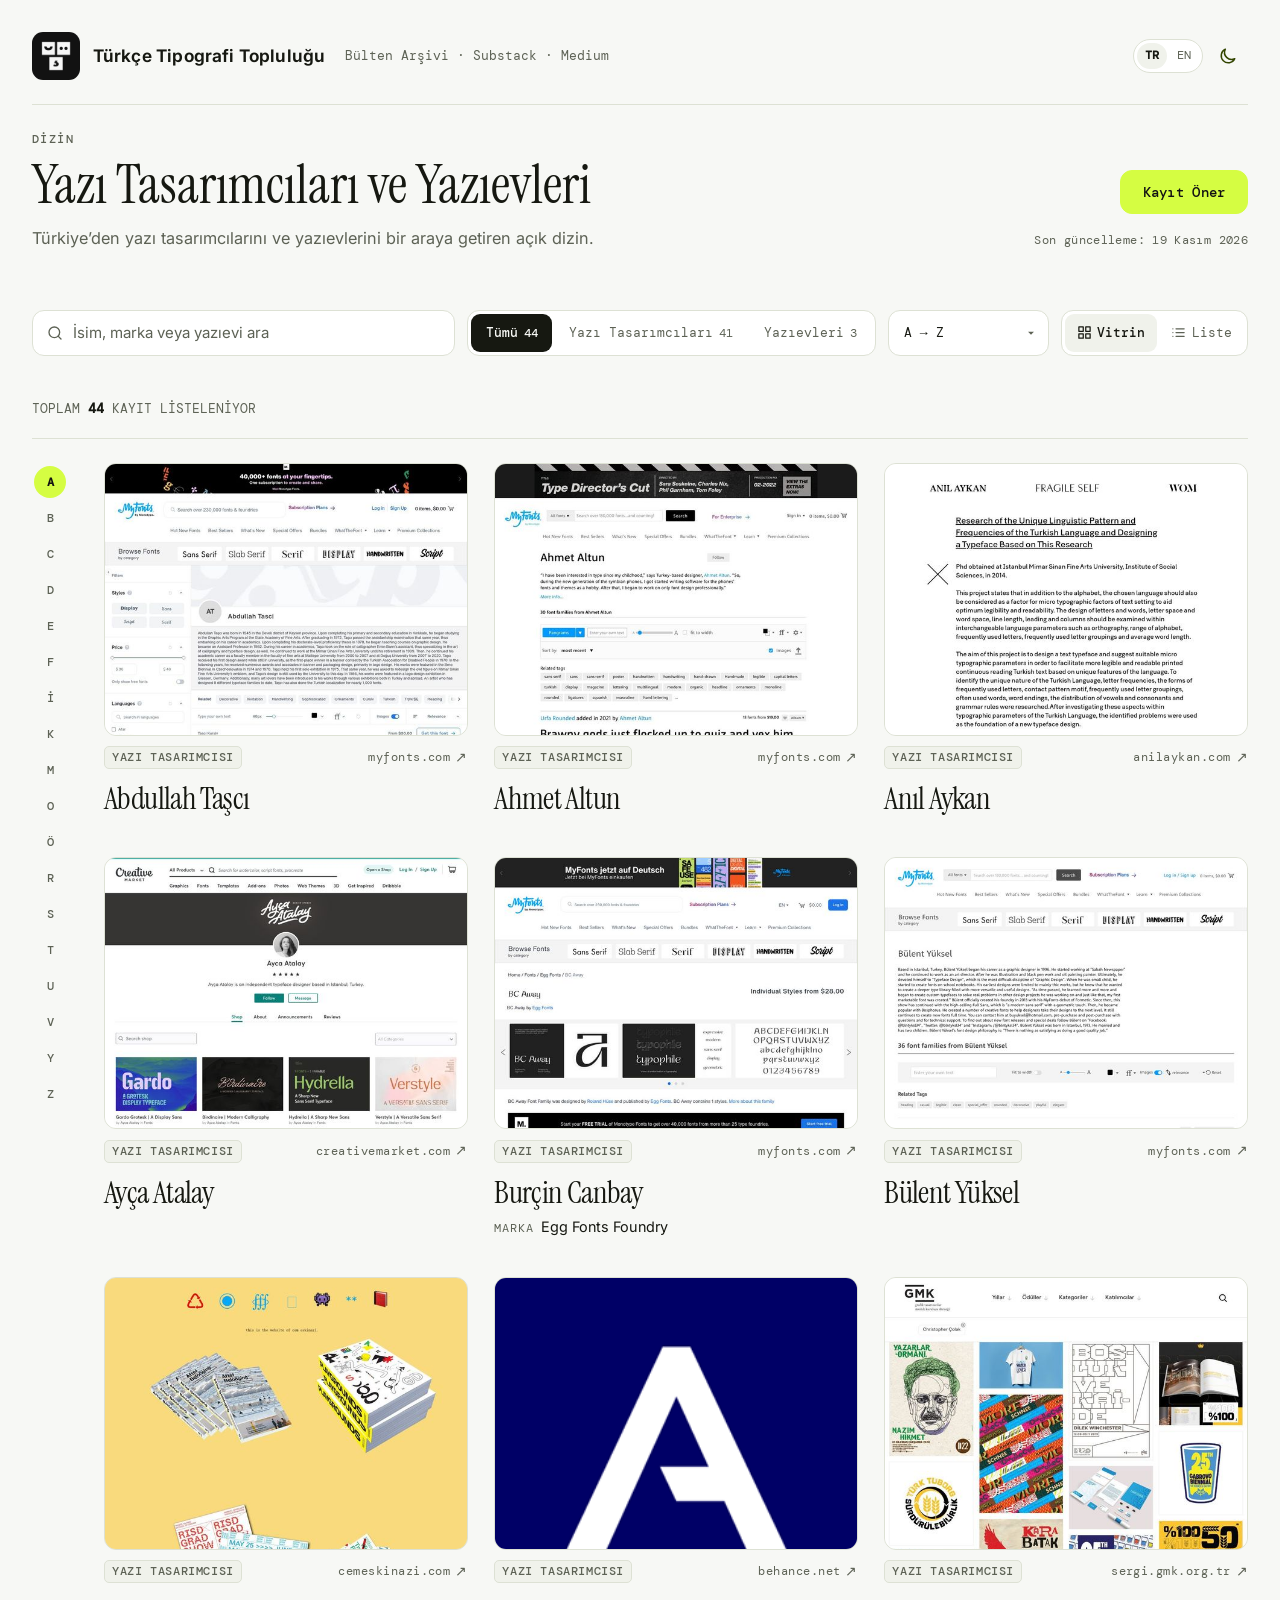
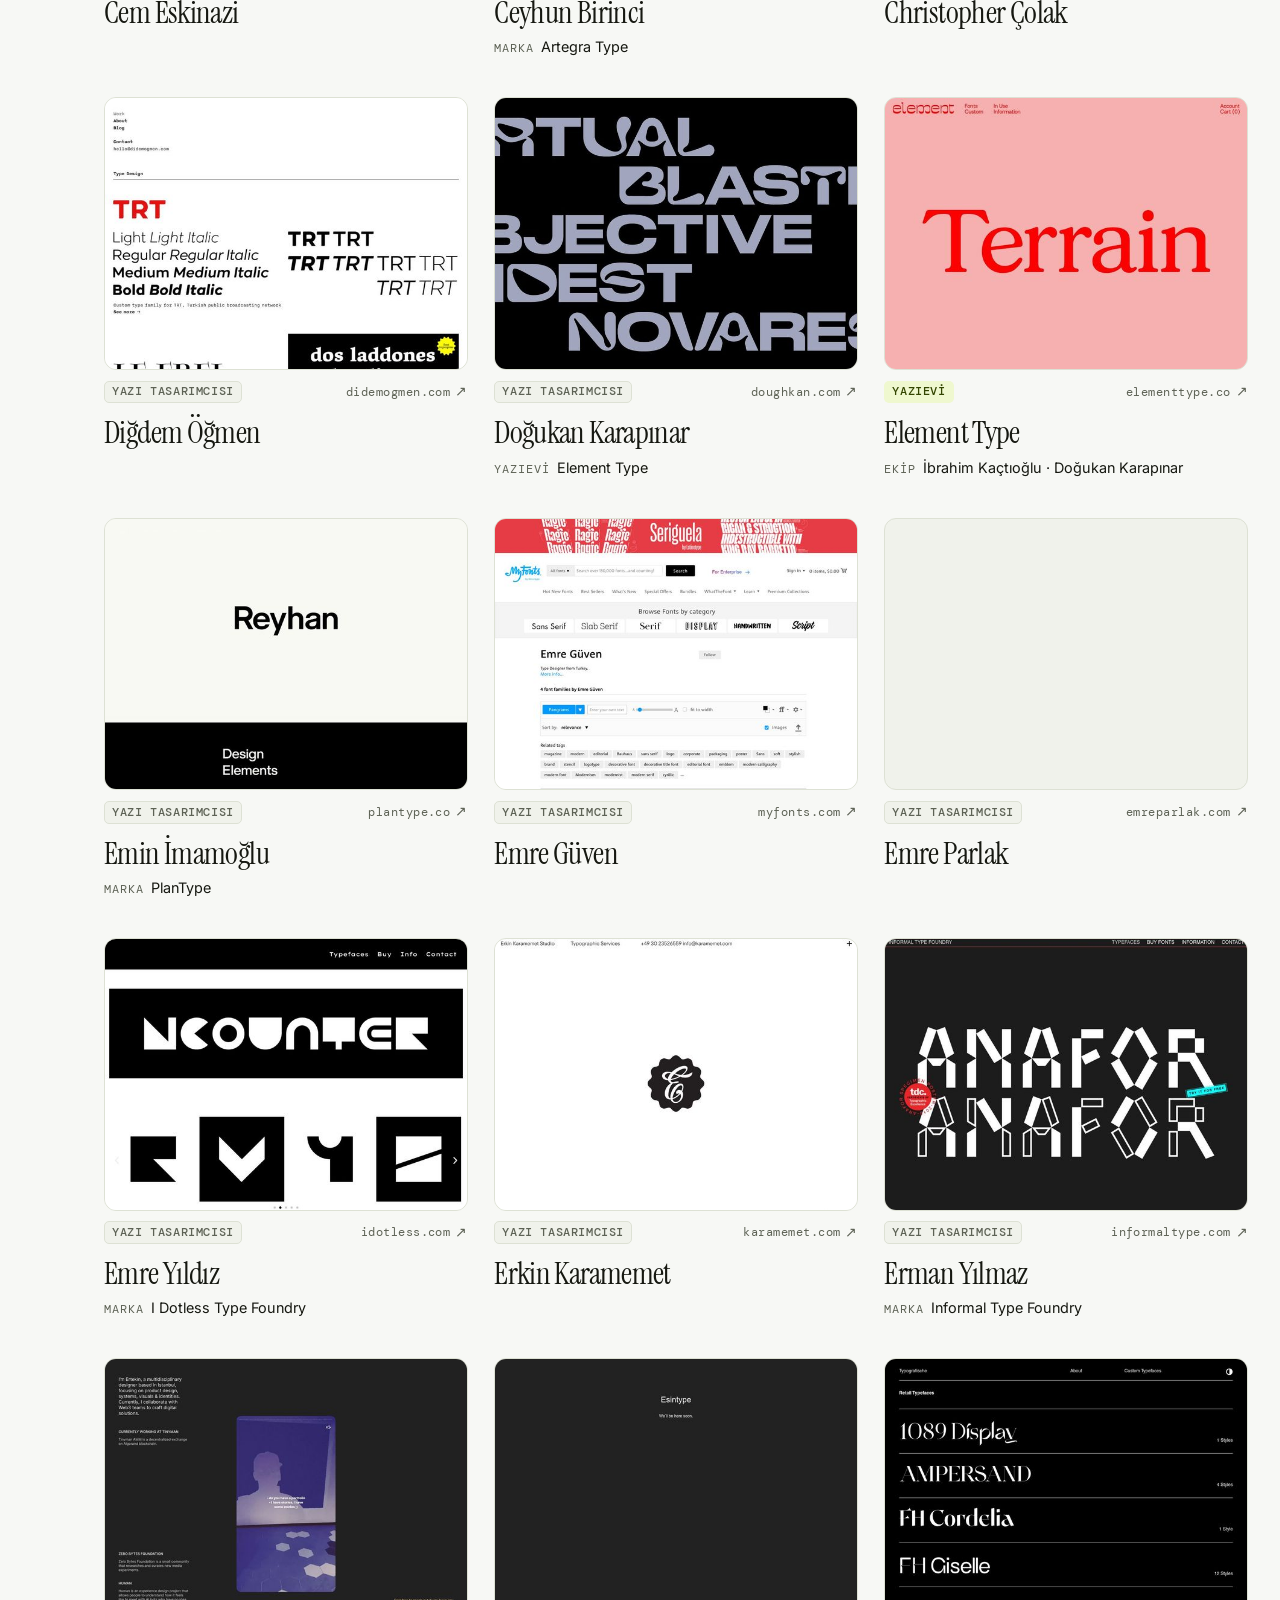
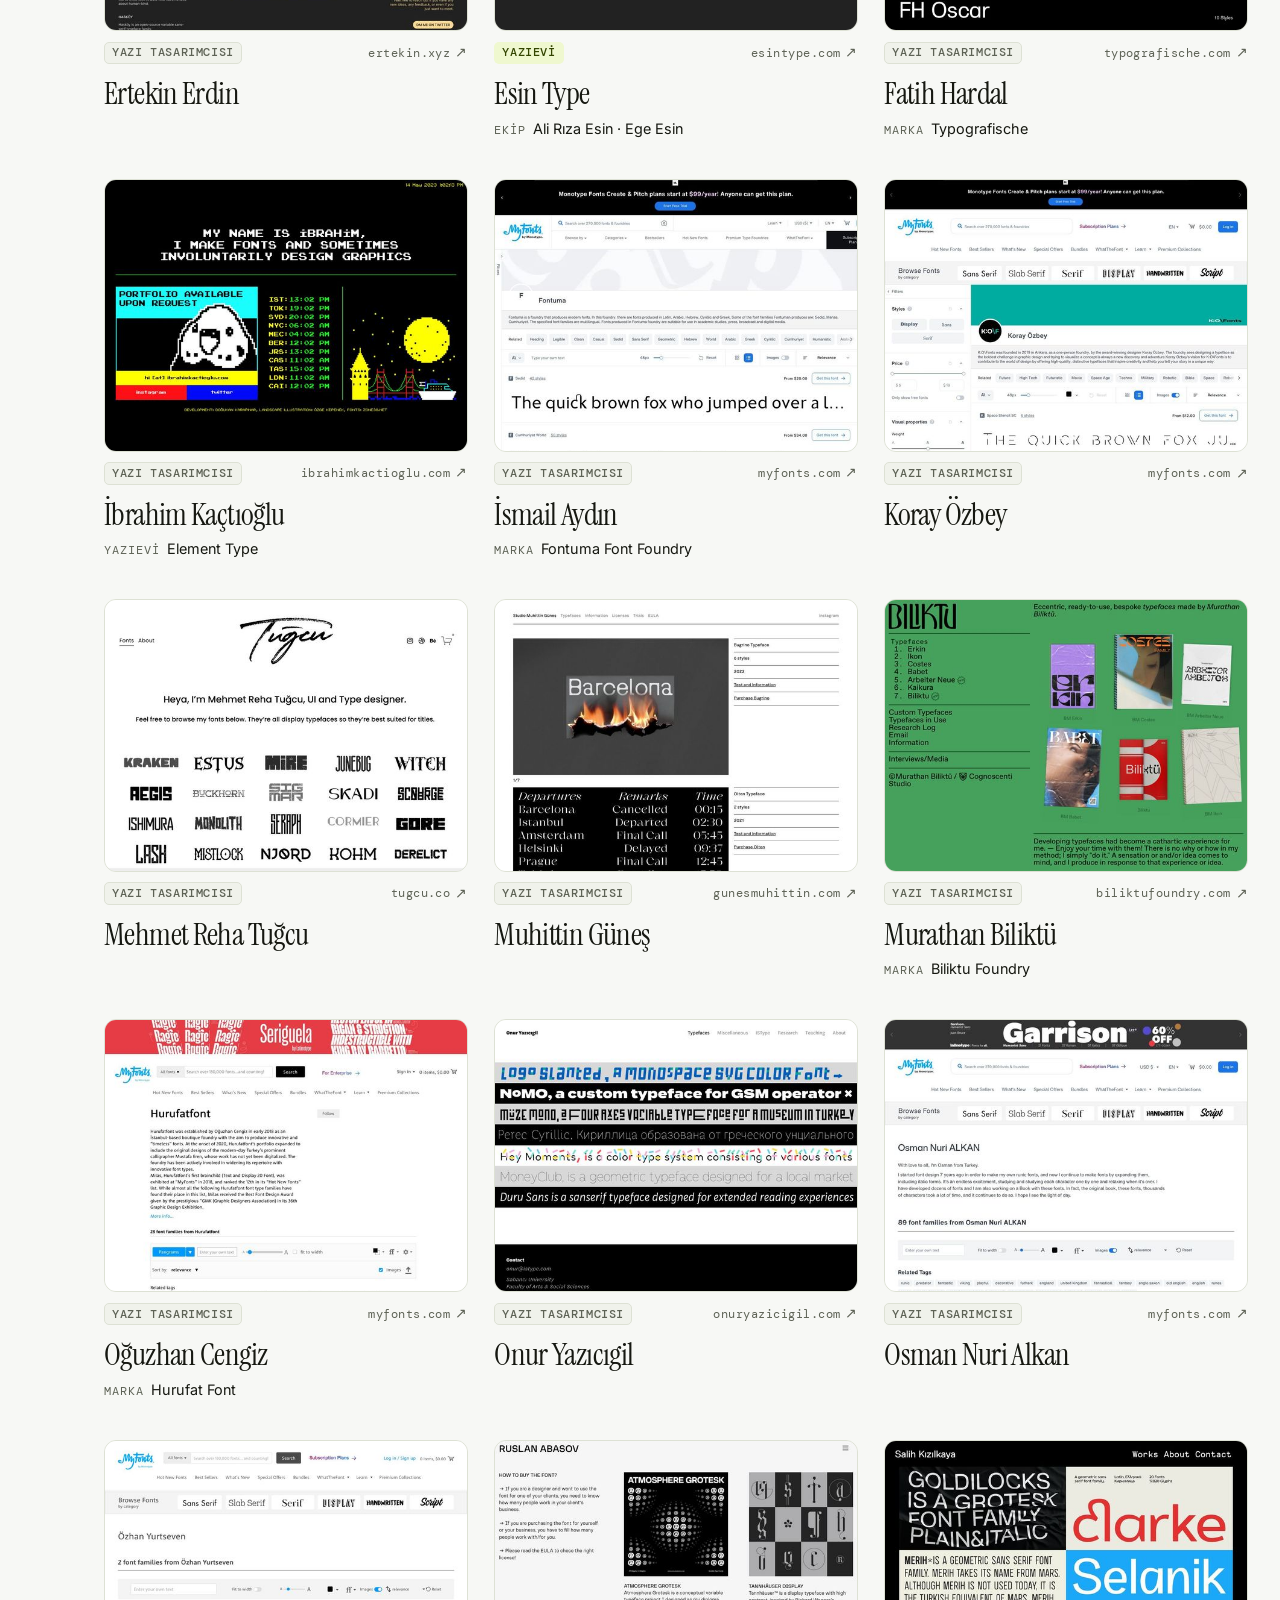
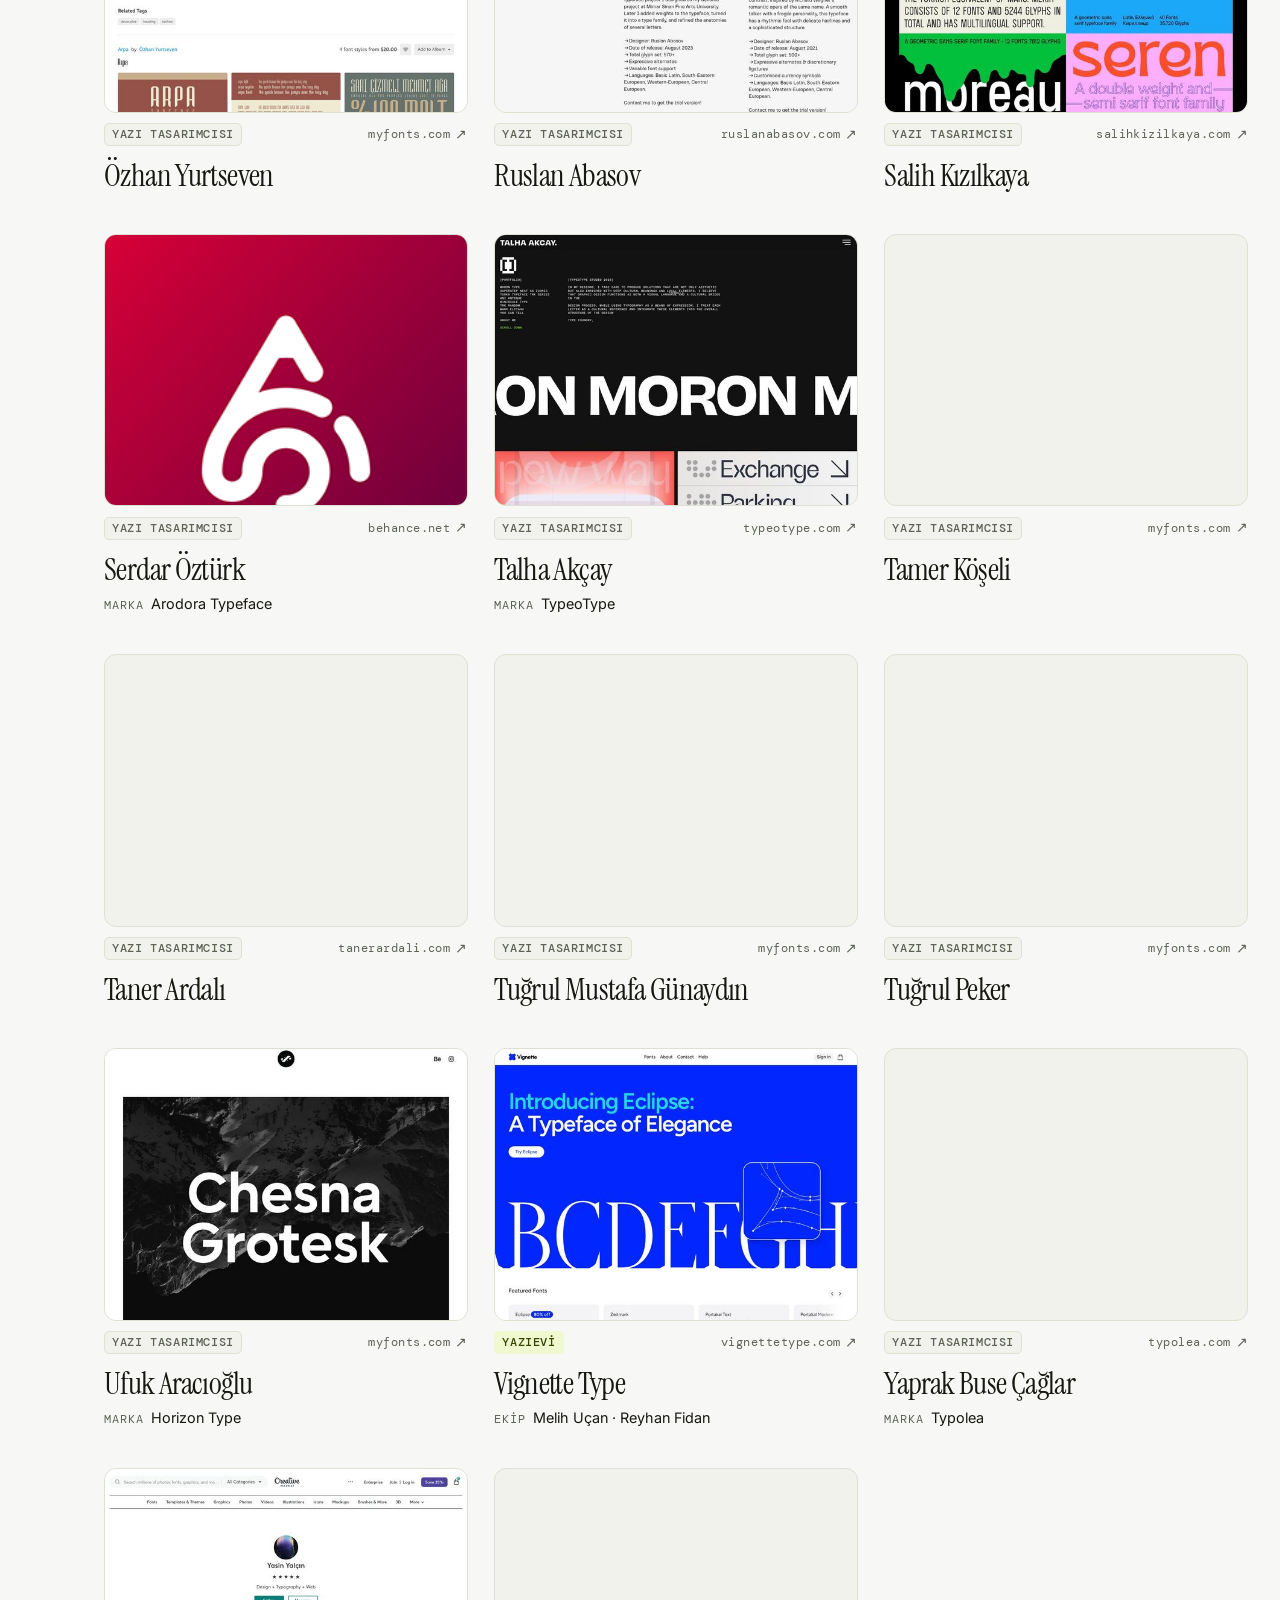
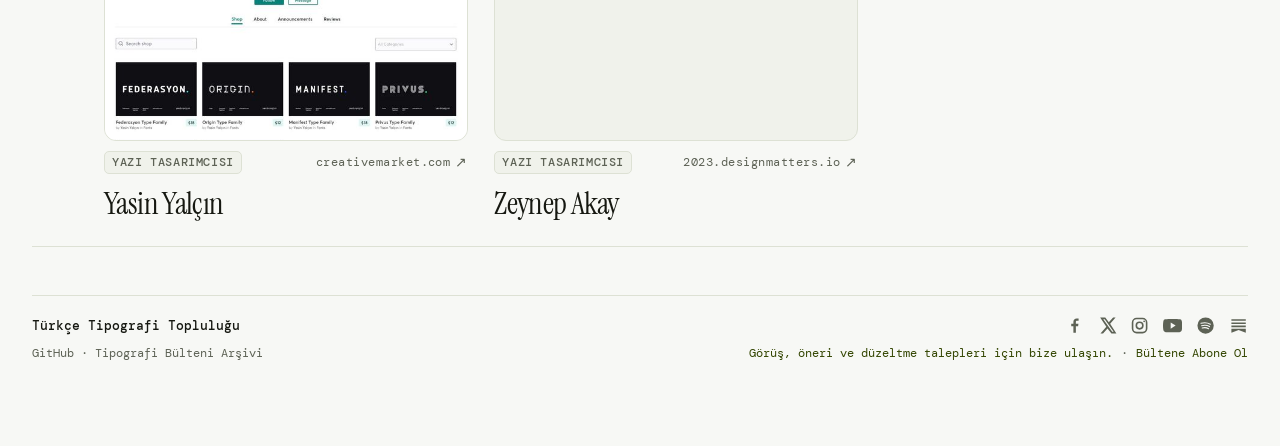
<file: index.html>
<!DOCTYPE html>
<html lang="tr">
<head>
  <meta charset="utf-8">
  <meta name="viewport" content="width=device-width, initial-scale=1">
  <title>Yazı Tasarımcıları ve Yazıevleri — Türkçe Tipografi Topluluğu</title>
  <meta name="description" content="Türkiye’den yazı tasarımcılarını ve yazıevlerini bir araya getiren açık dizin.">
  <meta name="theme-color" media="(prefers-color-scheme: light)" content="#F7F8F5">
  <meta name="theme-color" media="(prefers-color-scheme: dark)" content="#121212">
  <link rel="icon" type="image/png" href="logo.png">
  <link rel="apple-touch-icon" href="logo.png">
  <link rel="canonical" href="https://tipografitoplulugu.github.io/turkish-type-index/">

  <!-- Open Graph / Meta -->
  <meta property="og:type" content="website">
  <meta property="og:site_name" content="Türkçe Tipografi Topluluğu">
  <meta property="og:locale" content="tr_TR">
  <meta property="og:url" content="https://tipografitoplulugu.github.io/turkish-type-index/">
  <meta property="og:title" content="Yazı Tasarımcıları ve Yazıevleri — Türkçe Tipografi Topluluğu">
  <meta property="og:description" content="Türkiye’den yazı tasarımcılarını ve yazıevlerini bir araya getiren açık dizin.">
  <meta property="og:image" content="https://tipografitoplulugu.github.io/turkish-type-index/logo.png">
  <meta property="og:image:type" content="image/png">
  <meta property="og:image:width" content="1024">
  <meta property="og:image:height" content="1024">
  <meta property="og:image:alt" content="Türkçe Tipografi Topluluğu logosu">

  <!-- Twitter Meta -->
  <meta name="twitter:card" content="summary_large_image">
  <meta name="twitter:title" content="Yazı Tasarımcıları ve Yazıevleri">
  <meta name="twitter:description" content="Türkiye’den yazı tasarımcılarını ve yazıevlerini bir araya getiren açık dizin.">
  <meta name="twitter:image" content="https://tipografitoplulugu.github.io/turkish-type-index/logo.png">
  <meta name="twitter:image:alt" content="Türkçe Tipografi Topluluğu logosu">

  <!-- Schema.org Structured Data (JSON-LD) -->
  <script type="application/ld+json" id="schema-jsonld">
{
  "@context": "https://schema.org",
  "@graph": [
    {
      "@type": "WebSite",
      "@id": "https://tipografitoplulugu.github.io/turkish-type-index/#website",
      "url": "https://tipografitoplulugu.github.io/turkish-type-index/",
      "name": "Yazı Tasarımcıları ve Yazıevleri",
      "description": "Türkiye’den yazı tasarımcılarını ve yazıevlerini bir araya getiren açık dizin.",
      "inLanguage": "tr",
      "publisher": {
        "@type": "Organization",
        "@id": "https://tipografitoplulugu.github.io/#organization",
        "name": "Türkçe Tipografi Topluluğu",
        "url": "https://tipografitoplulugu.github.io/bulten-arsivi/",
        "logo": {
          "@type": "ImageObject",
          "url": "https://tipografitoplulugu.github.io/turkish-type-index/logo.png"
        }
      }
    },
    {
      "@type": "CollectionPage",
      "@id": "https://tipografitoplulugu.github.io/turkish-type-index/#webpage",
      "url": "https://tipografitoplulugu.github.io/turkish-type-index/",
      "name": "Yazı Tasarımcıları ve Yazıevleri — Türkçe Tipografi Topluluğu",
      "description": "Türkiye’den yazı tasarımcılarını ve yazıevlerini bir araya getiren açık dizin.",
      "inLanguage": "tr",
      "isPartOf": {
        "@id": "https://tipografitoplulugu.github.io/turkish-type-index/#website"
      },
      "publisher": {
        "@type": "Organization",
        "@id": "https://tipografitoplulugu.github.io/#organization",
        "name": "Türkçe Tipografi Topluluğu",
        "url": "https://tipografitoplulugu.github.io/bulten-arsivi/",
        "logo": {
          "@type": "ImageObject",
          "url": "https://tipografitoplulugu.github.io/turkish-type-index/logo.png"
        }
      },
      "about": {
        "@type": "Thing",
        "name": "Tipografi ve Yazı Tasarımı"
      },
      "mainEntity": {
        "@type": "ItemList",
        "numberOfItems": 44,
        "itemListElement": [
          {
            "@type": "ListItem",
            "position": 1,
            "item": {
              "@type": "Person",
              "name": "Tamer Köşeli",
              "url": "https://www.myfonts.com/collections/tamer-koseli-foundry",
              "image": "https://tipografitoplulugu.github.io/turkish-type-index/assets/thumbnails/item_01.jpg",
              "jobTitle": "Yazı Tasarımcısı"
            }
          },
          {
            "@type": "ListItem",
            "position": 2,
            "item": {
              "@type": "Organization",
              "name": "Vignette Type",
              "url": "https://vignettetype.com/fonts",
              "image": "https://tipografitoplulugu.github.io/turkish-type-index/assets/thumbnails/item_02.jpg",
              "member": [
                {
                  "@type": "Person",
                  "name": "Melih Uçan"
                },
                {
                  "@type": "Person",
                  "name": "Reyhan Fidan"
                }
              ]
            }
          },
          {
            "@type": "ListItem",
            "position": 3,
            "item": {
              "@type": "Person",
              "name": "Talha Akçay",
              "url": "https://www.typeotype.com",
              "image": "https://tipografitoplulugu.github.io/turkish-type-index/assets/thumbnails/item_03.jpg",
              "jobTitle": "Yazı Tasarımcısı",
              "brand": {
                "@type": "Brand",
                "name": "TypeoType"
              }
            }
          },
          {
            "@type": "ListItem",
            "position": 4,
            "item": {
              "@type": "Person",
              "name": "Ruslan Abasov",
              "url": "https://ruslanabasov.com/TYPE-SHOP",
              "image": "https://tipografitoplulugu.github.io/turkish-type-index/assets/thumbnails/item_04.jpg",
              "jobTitle": "Yazı Tasarımcısı"
            }
          },
          {
            "@type": "ListItem",
            "position": 5,
            "item": {
              "@type": "Person",
              "name": "Christopher Çolak",
              "url": "https://sergi.gmk.org.tr/?author=723",
              "image": "https://tipografitoplulugu.github.io/turkish-type-index/assets/thumbnails/item_05.jpg",
              "jobTitle": "Yazı Tasarımcısı"
            }
          },
          {
            "@type": "ListItem",
            "position": 6,
            "item": {
              "@type": "Person",
              "name": "Tuğrul Peker",
              "url": "https://www.myfonts.com/collections/tugrul-peker",
              "image": "https://tipografitoplulugu.github.io/turkish-type-index/assets/thumbnails/item_06.jpg",
              "jobTitle": "Yazı Tasarımcısı"
            }
          },
          {
            "@type": "ListItem",
            "position": 7,
            "item": {
              "@type": "Person",
              "name": "Yaprak Buse Çağlar",
              "url": "https://typolea.com",
              "image": "https://tipografitoplulugu.github.io/turkish-type-index/assets/thumbnails/item_07.jpg",
              "jobTitle": "Yazı Tasarımcısı",
              "brand": {
                "@type": "Brand",
                "name": "Typolea"
              }
            }
          },
          {
            "@type": "ListItem",
            "position": 8,
            "item": {
              "@type": "Organization",
              "name": "Element Type",
              "url": "https://elementtype.co",
              "image": "https://tipografitoplulugu.github.io/turkish-type-index/assets/thumbnails/item_08.jpg",
              "member": [
                {
                  "@type": "Person",
                  "name": "İbrahim Kaçtıoğlu"
                },
                {
                  "@type": "Person",
                  "name": "Doğukan Karapınar"
                }
              ]
            }
          },
          {
            "@type": "ListItem",
            "position": 9,
            "item": {
              "@type": "Person",
              "name": "İsmail Aydın",
              "url": "https://www.myfonts.com/collections/fontuma-foundry",
              "image": "https://tipografitoplulugu.github.io/turkish-type-index/assets/thumbnails/item_09.jpg",
              "jobTitle": "Yazı Tasarımcısı",
              "brand": {
                "@type": "Brand",
                "name": "Fontuma Font Foundry"
              }
            }
          },
          {
            "@type": "ListItem",
            "position": 10,
            "item": {
              "@type": "Person",
              "name": "Osman Nuri Alkan",
              "url": "https://www.myfonts.com/collections/osman-nuri-alkan",
              "image": "https://tipografitoplulugu.github.io/turkish-type-index/assets/thumbnails/item_10.jpg",
              "jobTitle": "Yazı Tasarımcısı"
            }
          },
          {
            "@type": "ListItem",
            "position": 11,
            "item": {
              "@type": "Person",
              "name": "Zeynep Akay",
              "url": "https://2023.designmatters.io/lineup/zeynep-akay/",
              "image": "https://tipografitoplulugu.github.io/turkish-type-index/assets/thumbnails/item_11.jpg",
              "jobTitle": "Yazı Tasarımcısı"
            }
          },
          {
            "@type": "ListItem",
            "position": 12,
            "item": {
              "@type": "Person",
              "name": "Yasin Yalçın",
              "url": "https://creativemarket.com/yasinyalcin",
              "image": "https://tipografitoplulugu.github.io/turkish-type-index/assets/thumbnails/item_12.jpg",
              "jobTitle": "Yazı Tasarımcısı"
            }
          },
          {
            "@type": "ListItem",
            "position": 13,
            "item": {
              "@type": "Person",
              "name": "Koray Özbey",
              "url": "https://www.myfonts.com/collections/koray-ozbey-foundry",
              "image": "https://tipografitoplulugu.github.io/turkish-type-index/assets/thumbnails/item_13.jpg",
              "jobTitle": "Yazı Tasarımcısı"
            }
          },
          {
            "@type": "ListItem",
            "position": 14,
            "item": {
              "@type": "Person",
              "name": "Tuğrul Mustafa Günaydın",
              "url": "https://www.myfonts.com/collections/tugrul-mustafa-gunaydin-foundry",
              "image": "https://tipografitoplulugu.github.io/turkish-type-index/assets/thumbnails/item_14.jpg",
              "jobTitle": "Yazı Tasarımcısı"
            }
          },
          {
            "@type": "ListItem",
            "position": 15,
            "item": {
              "@type": "Person",
              "name": "Burçin Canbay",
              "url": "https://www.myfonts.com/collections/burin-canbay/",
              "image": "https://tipografitoplulugu.github.io/turkish-type-index/assets/thumbnails/item_15.jpg",
              "jobTitle": "Yazı Tasarımcısı",
              "brand": {
                "@type": "Brand",
                "name": "Egg Fonts Foundry"
              }
            }
          },
          {
            "@type": "ListItem",
            "position": 16,
            "item": {
              "@type": "Person",
              "name": "Abdullah Taşcı",
              "url": "https://www.myfonts.com/collections/abdullah-tasci-foundry",
              "image": "https://tipografitoplulugu.github.io/turkish-type-index/assets/thumbnails/item_16.jpg",
              "jobTitle": "Yazı Tasarımcısı"
            }
          },
          {
            "@type": "ListItem",
            "position": 17,
            "item": {
              "@type": "Person",
              "name": "Anıl Aykan",
              "url": "https://www.anilaykan.com/phd",
              "image": "https://tipografitoplulugu.github.io/turkish-type-index/assets/thumbnails/item_17.jpg",
              "jobTitle": "Yazı Tasarımcısı"
            }
          },
          {
            "@type": "ListItem",
            "position": 18,
            "item": {
              "@type": "Person",
              "name": "Emre Parlak",
              "url": "https://www.emreparlak.com/work/major",
              "image": "https://tipografitoplulugu.github.io/turkish-type-index/assets/thumbnails/item_18.jpg",
              "jobTitle": "Yazı Tasarımcısı"
            }
          },
          {
            "@type": "ListItem",
            "position": 19,
            "item": {
              "@type": "Person",
              "name": "Diğdem Öğmen",
              "url": "https://didemogmen.com/",
              "image": "https://tipografitoplulugu.github.io/turkish-type-index/assets/thumbnails/item_19.jpg",
              "jobTitle": "Yazı Tasarımcısı"
            }
          },
          {
            "@type": "ListItem",
            "position": 20,
            "item": {
              "@type": "Person",
              "name": "İbrahim Kaçtıoğlu",
              "url": "https://www.ibrahimkactioglu.com/",
              "image": "https://tipografitoplulugu.github.io/turkish-type-index/assets/thumbnails/item_20.jpg",
              "jobTitle": "Yazı Tasarımcısı",
              "worksFor": {
                "@type": "Organization",
                "name": "Element Type"
              }
            }
          },
          {
            "@type": "ListItem",
            "position": 21,
            "item": {
              "@type": "Person",
              "name": "Ertekin Erdin",
              "url": "https://ertekin.xyz/",
              "image": "https://tipografitoplulugu.github.io/turkish-type-index/assets/thumbnails/item_21.jpg",
              "jobTitle": "Yazı Tasarımcısı"
            }
          },
          {
            "@type": "ListItem",
            "position": 22,
            "item": {
              "@type": "Person",
              "name": "Emin İmamoğlu",
              "url": "https://plantype.co",
              "image": "https://tipografitoplulugu.github.io/turkish-type-index/assets/thumbnails/item_22.jpg",
              "jobTitle": "Yazı Tasarımcısı",
              "brand": {
                "@type": "Brand",
                "name": "PlanType"
              }
            }
          },
          {
            "@type": "ListItem",
            "position": 23,
            "item": {
              "@type": "Person",
              "name": "Taner Ardalı",
              "url": "https://tanerardali.com/",
              "image": "https://tipografitoplulugu.github.io/turkish-type-index/assets/thumbnails/item_23.jpg",
              "jobTitle": "Yazı Tasarımcısı"
            }
          },
          {
            "@type": "ListItem",
            "position": 24,
            "item": {
              "@type": "Person",
              "name": "Onur Yazıcıgil",
              "url": "https://www.onuryazicigil.com/typefaces",
              "image": "https://tipografitoplulugu.github.io/turkish-type-index/assets/thumbnails/item_25.jpg",
              "jobTitle": "Yazı Tasarımcısı"
            }
          },
          {
            "@type": "ListItem",
            "position": 25,
            "item": {
              "@type": "Person",
              "name": "Oğuzhan Cengiz",
              "url": "https://www.myfonts.com/foundry/hurufatfont-type-foundry/",
              "image": "https://tipografitoplulugu.github.io/turkish-type-index/assets/thumbnails/item_26.jpg",
              "jobTitle": "Yazı Tasarımcısı",
              "brand": {
                "@type": "Brand",
                "name": "Hurufat Font"
              }
            }
          },
          {
            "@type": "ListItem",
            "position": 26,
            "item": {
              "@type": "Person",
              "name": "Özhan Yurtseven",
              "url": "https://www.myfonts.com/collections/ozhan-yurtseven-foundry",
              "image": "https://tipografitoplulugu.github.io/turkish-type-index/assets/thumbnails/item_27.jpg",
              "jobTitle": "Yazı Tasarımcısı"
            }
          },
          {
            "@type": "ListItem",
            "position": 27,
            "item": {
              "@type": "Person",
              "name": "Salih Kızılkaya",
              "url": "https://www.salihkizilkaya.com/font",
              "image": "https://tipografitoplulugu.github.io/turkish-type-index/assets/thumbnails/item_28.jpg",
              "jobTitle": "Yazı Tasarımcısı"
            }
          },
          {
            "@type": "ListItem",
            "position": 28,
            "item": {
              "@type": "Person",
              "name": "Muhittin Güneş",
              "url": "https://gunesmuhittin.com/",
              "image": "https://tipografitoplulugu.github.io/turkish-type-index/assets/thumbnails/item_29.jpg",
              "jobTitle": "Yazı Tasarımcısı"
            }
          },
          {
            "@type": "ListItem",
            "position": 29,
            "item": {
              "@type": "Person",
              "name": "Ufuk Aracıoğlu",
              "url": "https://www.myfonts.com/collections/horizon-type-foundry",
              "image": "https://tipografitoplulugu.github.io/turkish-type-index/assets/thumbnails/item_30.jpg",
              "jobTitle": "Yazı Tasarımcısı",
              "brand": {
                "@type": "Brand",
                "name": "Horizon Type"
              }
            }
          },
          {
            "@type": "ListItem",
            "position": 30,
            "item": {
              "@type": "Person",
              "name": "Murathan Biliktü",
              "url": "https://biliktufoundry.com",
              "image": "https://tipografitoplulugu.github.io/turkish-type-index/assets/thumbnails/item_31.jpg",
              "jobTitle": "Yazı Tasarımcısı",
              "brand": {
                "@type": "Brand",
                "name": "Biliktu Foundry"
              }
            }
          },
          {
            "@type": "ListItem",
            "position": 31,
            "item": {
              "@type": "Person",
              "name": "Mehmet Reha Tuğcu",
              "url": "https://www.tugcu.co/",
              "image": "https://tipografitoplulugu.github.io/turkish-type-index/assets/thumbnails/item_32.jpg",
              "jobTitle": "Yazı Tasarımcısı"
            }
          },
          {
            "@type": "ListItem",
            "position": 32,
            "item": {
              "@type": "Person",
              "name": "Emre Yıldız",
              "url": "https://www.idotless.com/",
              "image": "https://tipografitoplulugu.github.io/turkish-type-index/assets/thumbnails/item_33.jpg",
              "jobTitle": "Yazı Tasarımcısı",
              "brand": {
                "@type": "Brand",
                "name": "I Dotless Type Foundry"
              }
            }
          },
          {
            "@type": "ListItem",
            "position": 33,
            "item": {
              "@type": "Person",
              "name": "Erman Yılmaz",
              "url": "https://informaltype.com/",
              "image": "https://tipografitoplulugu.github.io/turkish-type-index/assets/thumbnails/item_34.jpg",
              "jobTitle": "Yazı Tasarımcısı",
              "brand": {
                "@type": "Brand",
                "name": "Informal Type Foundry"
              }
            }
          },
          {
            "@type": "ListItem",
            "position": 34,
            "item": {
              "@type": "Person",
              "name": "Fatih Hardal",
              "url": "https://www.typografische.com/",
              "image": "https://tipografitoplulugu.github.io/turkish-type-index/assets/thumbnails/item_35.jpg",
              "jobTitle": "Yazı Tasarımcısı",
              "brand": {
                "@type": "Brand",
                "name": "Typografische"
              }
            }
          },
          {
            "@type": "ListItem",
            "position": 35,
            "item": {
              "@type": "Organization",
              "name": "Esin Type",
              "url": "https://esintype.com/",
              "image": "https://tipografitoplulugu.github.io/turkish-type-index/assets/thumbnails/item_36.jpg",
              "member": [
                {
                  "@type": "Person",
                  "name": "Ali Rıza Esin"
                },
                {
                  "@type": "Person",
                  "name": "Ege Esin"
                }
              ]
            }
          },
          {
            "@type": "ListItem",
            "position": 36,
            "item": {
              "@type": "Person",
              "name": "Ceyhun Birinci",
              "url": "https://www.behance.net/Artegra",
              "image": "https://tipografitoplulugu.github.io/turkish-type-index/assets/thumbnails/item_37.png",
              "jobTitle": "Yazı Tasarımcısı",
              "brand": {
                "@type": "Brand",
                "name": "Artegra Type"
              }
            }
          },
          {
            "@type": "ListItem",
            "position": 37,
            "item": {
              "@type": "Person",
              "name": "Emre Güven",
              "url": "https://www.myfonts.com/person/emre-guven/",
              "image": "https://tipografitoplulugu.github.io/turkish-type-index/assets/thumbnails/item_38.jpg",
              "jobTitle": "Yazı Tasarımcısı"
            }
          },
          {
            "@type": "ListItem",
            "position": 38,
            "item": {
              "@type": "Person",
              "name": "Cem Eskinazi",
              "url": "https://www.cemeskinazi.com/",
              "image": "https://tipografitoplulugu.github.io/turkish-type-index/assets/thumbnails/item_39.jpg",
              "jobTitle": "Yazı Tasarımcısı"
            }
          },
          {
            "@type": "ListItem",
            "position": 39,
            "item": {
              "@type": "Person",
              "name": "Erkin Karamemet",
              "url": "https://karamemet.com/",
              "image": "https://tipografitoplulugu.github.io/turkish-type-index/assets/thumbnails/item_40.jpg",
              "jobTitle": "Yazı Tasarımcısı"
            }
          },
          {
            "@type": "ListItem",
            "position": 40,
            "item": {
              "@type": "Person",
              "name": "Bülent Yüksel",
              "url": "https://www.myfonts.com/collections/b-lent-y-ksel-foundry/",
              "image": "https://tipografitoplulugu.github.io/turkish-type-index/assets/thumbnails/item_41.jpg",
              "jobTitle": "Yazı Tasarımcısı"
            }
          },
          {
            "@type": "ListItem",
            "position": 41,
            "item": {
              "@type": "Person",
              "name": "Ayça Atalay",
              "url": "https://creativemarket.com/aycaatalay",
              "image": "https://tipografitoplulugu.github.io/turkish-type-index/assets/thumbnails/item_42.jpg",
              "jobTitle": "Yazı Tasarımcısı"
            }
          },
          {
            "@type": "ListItem",
            "position": 42,
            "item": {
              "@type": "Person",
              "name": "Serdar Öztürk",
              "url": "https://www.behance.net/ArodoraTypeface",
              "image": "https://tipografitoplulugu.github.io/turkish-type-index/assets/thumbnails/item_43.png",
              "jobTitle": "Yazı Tasarımcısı",
              "brand": {
                "@type": "Brand",
                "name": "Arodora Typeface"
              }
            }
          },
          {
            "@type": "ListItem",
            "position": 43,
            "item": {
              "@type": "Person",
              "name": "Ahmet Altun",
              "url": "https://www.myfonts.com/foundry/Ahmet_Altun/",
              "image": "https://tipografitoplulugu.github.io/turkish-type-index/assets/thumbnails/item_44.jpg",
              "jobTitle": "Yazı Tasarımcısı"
            }
          },
          {
            "@type": "ListItem",
            "position": 44,
            "item": {
              "@type": "Person",
              "name": "Doğukan Karapınar",
              "url": "https://doughkan.com/",
              "image": "https://tipografitoplulugu.github.io/turkish-type-index/assets/thumbnails/item_46.jpg",
              "jobTitle": "Yazı Tasarımcısı",
              "worksFor": {
                "@type": "Organization",
                "name": "Element Type"
              }
            }
          }
        ]
      }
    }
  ]
}
  </script>

  <!-- Preconnect Fonts -->
  <link rel="preconnect" href="https://fonts.googleapis.com">
  <link rel="preconnect" href="https://fonts.gstatic.com" crossorigin>
  <link rel="stylesheet" href="https://fonts.googleapis.com/css2?family=DM+Mono:ital,wght@0,300;0,400;0,500;1,400&family=Instrument+Serif:ital@0;1&family=Inter:wght@400;500;600;700&display=swap">
  <link rel="stylesheet" href="style.css">
  <script src="i18n.js?v=20261120b"></script>

  <!-- Instant Theme Setup to prevent FOUC -->
  <script>
    (() => {
      const savedTheme = localStorage.getItem('tipografi-archive-theme') || localStorage.getItem('tipografi-index-theme');
      const urlParams = new URLSearchParams(window.location.search);
      const queryTheme = urlParams.get('theme');
      const systemTheme = window.matchMedia('(prefers-color-scheme: dark)').matches ? 'dark' : 'light';
      const theme = queryTheme === 'dark' || queryTheme === 'light' ? queryTheme : (savedTheme || systemTheme);
      document.documentElement.setAttribute('data-theme', theme);
    })();
  </script>
</head>
<body class="page-dizin">
  <!-- Skip Links for Accessibility -->
  <nav class="skip-links" aria-label="Hızlı erişim">
    <a href="#search-input" class="skip-link" data-i18n="skip.search">Arama ve filtrelere geç</a>
    <a href="#directory-list" class="skip-link" data-i18n="skip.list">Kayıt listesine geç</a>
  </nav>

  <div class="archive-container">
    <!-- Brand Header -->
    <header class="archive-brand-header">
      <div class="brand-identity">
        <a href="./" class="brand-logo-link" aria-label="Ana sayfa" data-i18n-aria-label="home.label">
          <img class="brand-logo" src="logo.png" alt="Türkçe Tipografi Topluluğu logosu" data-i18n-alt="logo.alt" width="48" height="48">
        </a>
        <div>
          <div class="brand-name">Türkçe Tipografi Topluluğu</div>
        </div>
      </div>

      <nav class="brand-links" aria-label="Yayın ve topluluk bağlantıları" data-i18n-aria-label="header.links">
        <a href="https://tipografitoplulugu.github.io/bulten-arsivi/" target="_self" data-i18n="header.newsletter">Bülten Arşivi</a>
        <span aria-hidden="true">·</span>
        <a href="https://tipografi.substack.com/" target="_blank" rel="noopener noreferrer">Substack</a>
        <span aria-hidden="true">·</span>
        <a href="https://medium.com/tipografi" target="_blank" rel="noopener noreferrer">Medium</a>
      </nav>

      <div class="header-controls">
        <div class="language-switcher" role="group" aria-label="Dil seçimi">
          <button type="button" class="language-btn" data-language-option="tr" aria-pressed="true" aria-label="Türkçe seç" title="Türkçe seç" data-i18n-aria-label="language.tr" data-i18n-title="language.tr">TR</button>
          <button type="button" class="language-btn" data-language-option="en" aria-pressed="false" aria-label="İngilizce seç" title="İngilizce seç" data-i18n-aria-label="language.en" data-i18n-title="language.en">EN</button>
        </div>
        <button id="theme-toggle" class="theme-toggle-btn" type="button" aria-label="Koyu moda geç" title="Koyu moda geç">
          <svg id="theme-icon" viewBox="0 0 24 24" fill="none" stroke="currentColor" stroke-width="1.8" stroke-linecap="round" stroke-linejoin="round"></svg>
        </button>
      </div>
    </header>

    <hr class="hero-rule">

    <main id="main-content">
      <!-- Compact Hero / Künye -->
      <header class="dizin-hero">
        <div class="dizin-hero-top">
          <div class="dizin-hero-title-area">
            <span class="hero-eyebrow" data-i18n="hero.eyebrow">DİZİN</span>
            <h1 class="dizin-h1" data-i18n="page.title">Yazı Tasarımcıları ve Yazıevleri</h1>
          </div>

          <div class="dizin-hero-action-area">
            <button type="button" class="hero-cta-btn" id="suggest-entry-open" aria-haspopup="dialog" aria-controls="suggest-entry-dialog" aria-expanded="false" title="Dizine yeni bir yazı tasarımcısı veya yazıevi önerin" data-i18n-title="hero.suggestTitle">
              <span data-i18n="hero.suggest">Kayıt Öner</span>
            </button>
          </div>
        </div>

        <div class="dizin-hero-bottom">
          <p class="dizin-hero-copy" data-i18n="page.description">
            Türkiye’den yazı tasarımcılarını ve yazıevlerini bir araya getiren açık dizin.
          </p>
          <div class="hero-updated-at" id="hero-updated-at" data-i18n="hero.updatedAt" data-i18n-date="2026-11-19">Son güncelleme: 19 Kasım 2026</div>
        </div>
      </header>

      <dialog class="suggest-dialog" id="suggest-entry-dialog" aria-labelledby="suggest-entry-title" aria-describedby="suggest-entry-intro suggest-entry-email-note">
        <form id="suggest-entry-form">
          <div class="suggest-dialog-heading">
            <div>
              <h2 id="suggest-entry-title" data-i18n="suggest.dialog.title">Dizine yeni kayıt öner</h2>
              <p id="suggest-entry-intro" data-i18n="suggest.dialog.intro">Önerinizi form üzerinden iletin. Gönder düğmesi, bilgileri e-posta taslağı olarak hazırlar.</p>
            </div>
            <button type="button" class="suggest-dialog-close" id="suggest-entry-close" aria-label="Formu kapat" data-i18n-aria-label="suggest.close">&times;</button>
          </div>

          <div class="suggest-form-grid">
            <div class="suggest-form-field suggest-form-span-2">
              <label for="suggest-entry-type" data-i18n="suggest.field.type">Kayıt türü *</label>
              <select id="suggest-entry-type" name="type" required>
                <option value="designer" data-i18n="category.designer">Yazı Tasarımcısı</option>
                <option value="foundry" data-i18n="category.foundry">Yazıevi</option>
              </select>
            </div>
            <div class="suggest-form-field suggest-form-span-2">
              <label for="suggest-entry-name" data-i18n="suggest.field.name">İsim veya yazıevi adı *</label>
              <input id="suggest-entry-name" name="name" type="text" autocomplete="organization" placeholder="Örn: Ceyhun Birinci veya Element Type" data-i18n-placeholder="suggest.placeholder.name" required>
            </div>
            <div class="suggest-form-field">
              <label for="suggest-entry-brand" data-i18n="suggest.field.brand">Marka adı (varsa)</label>
              <input id="suggest-entry-brand" name="brand" type="text" placeholder="Örn: Artegra Type" data-i18n-placeholder="suggest.placeholder.brand">
            </div>
            <div class="suggest-form-field">
              <label for="suggest-entry-affiliation" data-i18n="suggest.field.affiliation">Bağlı olduğu yazıevi (varsa)</label>
              <input id="suggest-entry-affiliation" name="affiliation" type="text" placeholder="Örn: Element Type" data-i18n-placeholder="suggest.placeholder.affiliation">
            </div>
            <div class="suggest-form-field suggest-form-span-2" id="suggest-members-field" hidden>
              <label for="suggest-entry-members" data-i18n="suggest.field.members">Üyeler *</label>
              <input id="suggest-entry-members" name="members" type="text" placeholder="Örn: İsim Soyisim, İsim Soyisim" data-i18n-placeholder="suggest.placeholder.members" aria-describedby="suggest-members-help">
              <small id="suggest-members-help" data-i18n="suggest.members.help">Yazıevleri için en az iki üyeyi virgülle ayırarak yazın.</small>
            </div>
            <div class="suggest-form-field suggest-form-span-2">
              <label for="suggest-entry-url" data-i18n="suggest.field.url">Web sitesi veya portfolyo bağlantısı *</label>
              <input id="suggest-entry-url" name="url" type="url" placeholder="https://..." data-i18n-placeholder="suggest.placeholder.url" required>
            </div>
            <div class="suggest-form-field suggest-form-span-2">
              <label for="suggest-entry-contact" data-i18n="suggest.field.contact">E-posta adresiniz (isteğe bağlı)</label>
              <input id="suggest-entry-contact" name="contact" type="email" autocomplete="email" placeholder="ornek@eposta.com" data-i18n-placeholder="suggest.placeholder.contact">
            </div>
            <div class="suggest-form-field suggest-form-span-2">
              <label for="suggest-entry-notes" data-i18n="suggest.field.notes">Ek bilgi (isteğe bağlı)</label>
              <textarea id="suggest-entry-notes" name="notes" rows="3" placeholder="Kayıtla ilgili eklemek istedikleriniz" data-i18n-placeholder="suggest.placeholder.notes"></textarea>
            </div>
          </div>

          <p class="suggest-email-note" id="suggest-entry-email-note" data-i18n="suggest.email.note">Gönder düğmesi e-posta uygulamanızda bir taslak açar. E-postayı orada gözden geçirip göndermeniz gerekir.</p>
          <div class="suggest-dialog-actions">
            <button type="button" class="suggest-cancel-btn" id="suggest-entry-cancel" data-i18n="suggest.cancel">Vazgeç</button>
            <button type="submit" class="suggest-submit-btn" data-i18n="suggest.submit">Gönder</button>
          </div>
        </form>
      </dialog>

      <!-- Sticky Toolbar -->
      <section class="dizin-toolbar-wrapper" id="dizin-toolbar-section" aria-label="Dizin araçları" data-i18n-aria-label="toolbar.label">
        <div class="dizin-toolbar" id="dizin-toolbar">
          <div class="toolbar-inner">
            <!-- Search -->
            <div class="toolbar-search">
              <svg class="search-icon" viewBox="0 0 24 24" width="16" height="16" fill="none" stroke="currentColor" stroke-width="2" stroke-linecap="round" stroke-linejoin="round" aria-hidden="true">
                <circle cx="11" cy="11" r="8"></circle>
                <line x1="21" y1="21" x2="16.65" y2="16.65"></line>
              </svg>
              <input type="text" id="search-input" class="toolbar-search-input" placeholder="İsim, marka veya yazıevi ara" autocomplete="off" autocorrect="off" autocapitalize="off" spellcheck="false" aria-label="İsim, marka veya yazıevi ara" data-i18n-placeholder="search.placeholder" data-i18n-aria-label="search.placeholder">
              <button type="button" id="search-clear-btn" class="toolbar-search-clear" aria-label="Aramayı temizle" data-i18n-aria-label="search.clear">&times;</button>
            </div>

            <!-- Segmented Category Control -->
            <div class="segmented-control" role="group" aria-label="Kategori filtreleri" id="category-segmented" data-i18n-aria-label="category.filters">
              <button type="button" class="segment-btn active" data-category="all" aria-pressed="true" id="seg-all">
                <span data-i18n="category.all">Tümü</span>
                <span class="seg-count" id="count-all"></span>
              </button>
              <button type="button" class="segment-btn" data-category="designer" aria-pressed="false" id="seg-designer">
                <span><span class="seg-label-full"><span class="seg-prefix" data-i18n="category.typePrefix">Yazı </span><span data-i18n="category.designers">Tasarımcıları</span></span><span class="seg-label-short" data-i18n="category.designersShort">Tasarımcı</span></span>
                <span class="seg-count" id="count-designers"></span>
              </button>
              <button type="button" class="segment-btn" data-category="foundry" aria-pressed="false" id="seg-foundry">
                <span><span class="seg-label-full" data-i18n="category.foundries">Yazıevleri</span><span class="seg-label-short" data-i18n="category.foundriesShort">Yazıevi</span></span>
                <span class="seg-count" id="count-foundries"></span>
              </button>
            </div>

            <!-- Sort Dropdown -->
            <div class="toolbar-sort">
              <select id="sort-select" class="toolbar-sort-select" aria-label="Sıralama ölçütü" data-i18n-aria-label="sort.label">
                <option value="name-asc">A → Z</option>
                <option value="name-desc">Z → A</option>
                <option value="default" data-i18n="sort.default">Eklenme Sırası</option>
              </select>
              <div class="sort-chevron" aria-hidden="true">
                <svg viewBox="0 0 24 24" width="14" height="14" fill="currentColor"><path d="M7 10l5 5 5-5z"/></svg>
              </div>
            </div>

            <!-- View Switcher -->
            <div class="toolbar-view" role="group" aria-label="Görünüm seçimi" data-i18n-aria-label="view.label">
              <button type="button" class="view-btn active" id="view-grid-btn" aria-label="Vitrin görünümü" title="Vitrin görünümü" data-i18n-aria-label="view.showcaseAria" data-i18n-title="view.showcaseAria" aria-pressed="true">
                <svg viewBox="0 0 24 24" width="15" height="15" fill="none" stroke="currentColor" stroke-width="2" stroke-linecap="round" stroke-linejoin="round" aria-hidden="true">
                  <rect x="3" y="3" width="7" height="7"></rect>
                  <rect x="14" y="3" width="7" height="7"></rect>
                  <rect x="14" y="14" width="7" height="7"></rect>
                  <rect x="3" y="14" width="7" height="7"></rect>
                </svg>
                <span data-i18n="view.showcase">Vitrin</span>
              </button>
              <button type="button" class="view-btn" id="view-list-btn" aria-label="Liste görünümü" title="Liste görünümü" data-i18n-aria-label="view.listAria" data-i18n-title="view.listAria" aria-pressed="false">
                <svg viewBox="0 0 24 24" width="15" height="15" fill="none" stroke="currentColor" stroke-width="2" stroke-linecap="round" stroke-linejoin="round" aria-hidden="true">
                  <line x1="8" y1="6" x2="21" y2="6"></line>
                  <line x1="8" y1="12" x2="21" y2="12"></line>
                  <line x1="8" y1="18" x2="21" y2="18"></line>
                  <line x1="3" y1="6" x2="3.01" y2="6"></line>
                  <line x1="3" y1="12" x2="3.01" y2="12"></line>
                  <line x1="3" y1="18" x2="3.01" y2="18"></line>
                </svg>
                <span data-i18n="view.list">Liste</span>
              </button>
            </div>
          </div>
        </div>

        <!-- Sub Bar: Summary -->
        <div class="toolbar-sub-bar" aria-live="polite">
          <div class="result-summary" id="result-summary" data-i18n="summary.loading">Yükleniyor...</div>
        </div>
      </section>

      <!-- Mobile / Tablet Horizontal Letter Strip (Outside toolbar section so it can stick on <=1100px) -->
      <nav class="mobile-letter-strip" id="mobile-letter-strip" aria-label="Hızlı harf seçimi" data-i18n-aria-label="letter.mobile"></nav>

      <!-- Directory Body Area with Sticky Rail on Desktop -->
      <div class="dizin-body-wrapper">
        <!-- Sticky Letter Index Rail (Desktop >= 1100px) -->
        <nav class="letter-index-rail" id="letter-index-rail" aria-label="Alfabetik harf indeksi" data-i18n-aria-label="letter.desktop"></nav>

        <!-- Main Directory Area -->
        <div class="dizin-main-area">
          <div id="status-container" aria-live="polite" aria-atomic="true"></div>
          <noscript>
            <!-- NOSCRIPT:START -->
            <div class="noscript-content" style="margin-bottom: 2rem; padding: 1.25rem 1.5rem; border: 1px solid var(--line); border-radius: 12px; background: var(--surface);">
              <p style="margin: 0 0 .5rem; font-weight: 600; font-size: 1.05rem; color: var(--ink);">Bu dizin JavaScript gerektirir.</p>
              <p style="margin: 0 0 1.25rem; font-size: .88rem; color: var(--muted); line-height: 1.6;">Arama, filtreleme ve interaktif vitrin/liste görünümü için lütfen tarayıcınızda JavaScript'i etkinleştirin. Aşağıda dizindeki tüm yazı tasarımcıları ve yazıevlerinin bağlantı listesi yer almaktadır:</p>
              <ul class="noscript-list" style="margin: 0; padding-left: 1.25rem; line-height: 1.85; font-size: .95rem;">
                <li><a href="https://www.myfonts.com/collections/abdullah-tasci-foundry" target="_blank" rel="noopener noreferrer">Abdullah Taşcı</a> — <span style="color: var(--muted); font-size: .85rem;">Yazı Tasarımcısı</span></li>
                <li><a href="https://www.myfonts.com/foundry/Ahmet_Altun/" target="_blank" rel="noopener noreferrer">Ahmet Altun</a> — <span style="color: var(--muted); font-size: .85rem;">Yazı Tasarımcısı</span></li>
                <li><a href="https://www.anilaykan.com/phd" target="_blank" rel="noopener noreferrer">Anıl Aykan</a> — <span style="color: var(--muted); font-size: .85rem;">Yazı Tasarımcısı</span></li>
                <li><a href="https://creativemarket.com/aycaatalay" target="_blank" rel="noopener noreferrer">Ayça Atalay</a> — <span style="color: var(--muted); font-size: .85rem;">Yazı Tasarımcısı</span></li>
                <li><a href="https://www.myfonts.com/collections/burin-canbay/" target="_blank" rel="noopener noreferrer">Burçin Canbay</a> — <span style="color: var(--muted); font-size: .85rem;">Yazı Tasarımcısı</span></li>
                <li><a href="https://www.myfonts.com/collections/b-lent-y-ksel-foundry/" target="_blank" rel="noopener noreferrer">Bülent Yüksel</a> — <span style="color: var(--muted); font-size: .85rem;">Yazı Tasarımcısı</span></li>
                <li><a href="https://www.cemeskinazi.com/" target="_blank" rel="noopener noreferrer">Cem Eskinazi</a> — <span style="color: var(--muted); font-size: .85rem;">Yazı Tasarımcısı</span></li>
                <li><a href="https://www.behance.net/Artegra" target="_blank" rel="noopener noreferrer">Ceyhun Birinci</a> — <span style="color: var(--muted); font-size: .85rem;">Yazı Tasarımcısı</span></li>
                <li><a href="https://sergi.gmk.org.tr/?author=723" target="_blank" rel="noopener noreferrer">Christopher Çolak</a> — <span style="color: var(--muted); font-size: .85rem;">Yazı Tasarımcısı</span></li>
                <li><a href="https://didemogmen.com/" target="_blank" rel="noopener noreferrer">Diğdem Öğmen</a> — <span style="color: var(--muted); font-size: .85rem;">Yazı Tasarımcısı</span></li>
                <li><a href="https://doughkan.com/" target="_blank" rel="noopener noreferrer">Doğukan Karapınar</a> — <span style="color: var(--muted); font-size: .85rem;">Yazı Tasarımcısı</span></li>
                <li><a href="https://elementtype.co" target="_blank" rel="noopener noreferrer">Element Type</a> — <span style="color: var(--muted); font-size: .85rem;">Yazıevi</span></li>
                <li><a href="https://plantype.co" target="_blank" rel="noopener noreferrer">Emin İmamoğlu</a> — <span style="color: var(--muted); font-size: .85rem;">Yazı Tasarımcısı</span></li>
                <li><a href="https://www.myfonts.com/person/emre-guven/" target="_blank" rel="noopener noreferrer">Emre Güven</a> — <span style="color: var(--muted); font-size: .85rem;">Yazı Tasarımcısı</span></li>
                <li><a href="https://www.emreparlak.com/work/major" target="_blank" rel="noopener noreferrer">Emre Parlak</a> — <span style="color: var(--muted); font-size: .85rem;">Yazı Tasarımcısı</span></li>
                <li><a href="https://www.idotless.com/" target="_blank" rel="noopener noreferrer">Emre Yıldız</a> — <span style="color: var(--muted); font-size: .85rem;">Yazı Tasarımcısı</span></li>
                <li><a href="https://karamemet.com/" target="_blank" rel="noopener noreferrer">Erkin Karamemet</a> — <span style="color: var(--muted); font-size: .85rem;">Yazı Tasarımcısı</span></li>
                <li><a href="https://informaltype.com/" target="_blank" rel="noopener noreferrer">Erman Yılmaz</a> — <span style="color: var(--muted); font-size: .85rem;">Yazı Tasarımcısı</span></li>
                <li><a href="https://ertekin.xyz/" target="_blank" rel="noopener noreferrer">Ertekin Erdin</a> — <span style="color: var(--muted); font-size: .85rem;">Yazı Tasarımcısı</span></li>
                <li><a href="https://esintype.com/" target="_blank" rel="noopener noreferrer">Esin Type</a> — <span style="color: var(--muted); font-size: .85rem;">Yazıevi</span></li>
                <li><a href="https://www.typografische.com/" target="_blank" rel="noopener noreferrer">Fatih Hardal</a> — <span style="color: var(--muted); font-size: .85rem;">Yazı Tasarımcısı</span></li>
                <li><a href="https://www.ibrahimkactioglu.com/" target="_blank" rel="noopener noreferrer">İbrahim Kaçtıoğlu</a> — <span style="color: var(--muted); font-size: .85rem;">Yazı Tasarımcısı</span></li>
                <li><a href="https://www.myfonts.com/collections/fontuma-foundry" target="_blank" rel="noopener noreferrer">İsmail Aydın</a> — <span style="color: var(--muted); font-size: .85rem;">Yazı Tasarımcısı</span></li>
                <li><a href="https://www.myfonts.com/collections/koray-ozbey-foundry" target="_blank" rel="noopener noreferrer">Koray Özbey</a> — <span style="color: var(--muted); font-size: .85rem;">Yazı Tasarımcısı</span></li>
                <li><a href="https://www.tugcu.co/" target="_blank" rel="noopener noreferrer">Mehmet Reha Tuğcu</a> — <span style="color: var(--muted); font-size: .85rem;">Yazı Tasarımcısı</span></li>
                <li><a href="https://gunesmuhittin.com/" target="_blank" rel="noopener noreferrer">Muhittin Güneş</a> — <span style="color: var(--muted); font-size: .85rem;">Yazı Tasarımcısı</span></li>
                <li><a href="https://biliktufoundry.com" target="_blank" rel="noopener noreferrer">Murathan Biliktü</a> — <span style="color: var(--muted); font-size: .85rem;">Yazı Tasarımcısı</span></li>
                <li><a href="https://www.onuryazicigil.com/typefaces" target="_blank" rel="noopener noreferrer">Onur Yazıcıgil</a> — <span style="color: var(--muted); font-size: .85rem;">Yazı Tasarımcısı</span></li>
                <li><a href="https://www.myfonts.com/collections/osman-nuri-alkan" target="_blank" rel="noopener noreferrer">Osman Nuri Alkan</a> — <span style="color: var(--muted); font-size: .85rem;">Yazı Tasarımcısı</span></li>
                <li><a href="https://www.myfonts.com/foundry/hurufatfont-type-foundry/" target="_blank" rel="noopener noreferrer">Oğuzhan Cengiz</a> — <span style="color: var(--muted); font-size: .85rem;">Yazı Tasarımcısı</span></li>
                <li><a href="https://ruslanabasov.com/TYPE-SHOP" target="_blank" rel="noopener noreferrer">Ruslan Abasov</a> — <span style="color: var(--muted); font-size: .85rem;">Yazı Tasarımcısı</span></li>
                <li><a href="https://www.salihkizilkaya.com/font" target="_blank" rel="noopener noreferrer">Salih Kızılkaya</a> — <span style="color: var(--muted); font-size: .85rem;">Yazı Tasarımcısı</span></li>
                <li><a href="https://www.behance.net/ArodoraTypeface" target="_blank" rel="noopener noreferrer">Serdar Öztürk</a> — <span style="color: var(--muted); font-size: .85rem;">Yazı Tasarımcısı</span></li>
                <li><a href="https://www.typeotype.com" target="_blank" rel="noopener noreferrer">Talha Akçay</a> — <span style="color: var(--muted); font-size: .85rem;">Yazı Tasarımcısı</span></li>
                <li><a href="https://www.myfonts.com/collections/tamer-koseli-foundry" target="_blank" rel="noopener noreferrer">Tamer Köşeli</a> — <span style="color: var(--muted); font-size: .85rem;">Yazı Tasarımcısı</span></li>
                <li><a href="https://tanerardali.com/" target="_blank" rel="noopener noreferrer">Taner Ardalı</a> — <span style="color: var(--muted); font-size: .85rem;">Yazı Tasarımcısı</span></li>
                <li><a href="https://www.myfonts.com/collections/tugrul-mustafa-gunaydin-foundry" target="_blank" rel="noopener noreferrer">Tuğrul Mustafa Günaydın</a> — <span style="color: var(--muted); font-size: .85rem;">Yazı Tasarımcısı</span></li>
                <li><a href="https://www.myfonts.com/collections/tugrul-peker" target="_blank" rel="noopener noreferrer">Tuğrul Peker</a> — <span style="color: var(--muted); font-size: .85rem;">Yazı Tasarımcısı</span></li>
                <li><a href="https://www.myfonts.com/collections/horizon-type-foundry" target="_blank" rel="noopener noreferrer">Ufuk Aracıoğlu</a> — <span style="color: var(--muted); font-size: .85rem;">Yazı Tasarımcısı</span></li>
                <li><a href="https://vignettetype.com/fonts" target="_blank" rel="noopener noreferrer">Vignette Type</a> — <span style="color: var(--muted); font-size: .85rem;">Yazıevi</span></li>
                <li><a href="https://typolea.com" target="_blank" rel="noopener noreferrer">Yaprak Buse Çağlar</a> — <span style="color: var(--muted); font-size: .85rem;">Yazı Tasarımcısı</span></li>
                <li><a href="https://creativemarket.com/yasinyalcin" target="_blank" rel="noopener noreferrer">Yasin Yalçın</a> — <span style="color: var(--muted); font-size: .85rem;">Yazı Tasarımcısı</span></li>
                <li><a href="https://2023.designmatters.io/lineup/zeynep-akay/" target="_blank" rel="noopener noreferrer">Zeynep Akay</a> — <span style="color: var(--muted); font-size: .85rem;">Yazı Tasarımcısı</span></li>
                <li><a href="https://www.myfonts.com/collections/ozhan-yurtseven-foundry" target="_blank" rel="noopener noreferrer">Özhan Yurtseven</a> — <span style="color: var(--muted); font-size: .85rem;">Yazı Tasarımcısı</span></li>
              </ul>
            </div>
            <!-- NOSCRIPT:END -->
          </noscript>
          <div class="directory-container view-grid" id="directory-list" tabindex="-1"></div>
        </div>
      </div>
    </main>

    <hr class="hero-rule">

    <!-- Footer -->
    <footer class="archive-footer" aria-label="Alt bilgi" data-i18n-aria-label="footer.label">
      <div class="footer-content">
        <div class="footer-top-row">
          <div class="footer-name">Türkçe Tipografi Topluluğu</div>
          <nav class="footer-social" aria-label="Sosyal medya bağlantıları" data-i18n-aria-label="footer.social">
            <a href="https://www.facebook.com/tipografi/" target="_blank" rel="noopener noreferrer" aria-label="Facebook" title="Facebook">
              <svg viewBox="0 0 24 24" aria-hidden="true"><path class="icon-fill" d="M13.6 21v-8.2h2.8l.4-3.2h-3.2V7.5c0-.9.3-1.6 1.6-1.6H17V3.1c-.3 0-1.3-.1-2.4-.1-2.4 0-4.1 1.5-4.1 4.3v2.4H7.8v3.2h2.7V21z"/></svg>
            </a>
            <a href="https://x.com/tipografi" target="_blank" rel="noopener noreferrer" aria-label="X" title="X">
              <svg viewBox="0 0 24 24" aria-hidden="true"><path class="icon-fill" d="M18.9 2H22l-6.8 7.8L23 22h-6.2l-4.9-6.4L6.3 22H3.1l7.3-8.4L2.7 2h6.4l4.4 5.9L18.9 2zm-1.1 17.8h1.7L8.4 4.1H6.6z"/></svg>
            </a>
            <a href="https://www.instagram.com/tipografitoplulugu/" target="_blank" rel="noopener noreferrer" aria-label="Instagram" title="Instagram">
              <svg viewBox="0 0 24 24" aria-hidden="true"><rect class="icon-stroke" x="3.2" y="3.2" width="17.6" height="17.6" rx="5.1"/><circle class="icon-stroke" cx="12" cy="12" r="4.1"/><circle class="icon-fill" cx="17.7" cy="6.6" r="1.1"/></svg>
            </a>
            <a href="https://www.youtube.com/@tipografi" target="_blank" rel="noopener noreferrer" aria-label="YouTube" title="YouTube">
              <svg viewBox="0 0 24 24" aria-hidden="true"><path class="icon-fill" d="M23.5 6.2a3 3 0 0 0-2.1-2.1C19.5 3.6 12 3.6 12 3.6s-7.5 0-9.4.5A3 3 0 0 0 .5 6.2 31 31 0 0 0 0 12a31 31 0 0 0 .5 5.8 3 3 0 0 0 2.1 2.1c1.9.5 9.4.5 9.4.5s7.5 0 9.4-.5a3 3 0 0 0 2.1-2.1A31 31 0 0 0 24 12a31 31 0 0 0-.5-5.8z"/><path d="m9.6 15.8 6.2-3.8-6.2-3.8z" fill="var(--paper)"/></svg>
            </a>
            <a href="https://open.spotify.com/show/1Ij0BoHaoobj5Mez7mAS22" target="_blank" rel="noopener noreferrer" aria-label="Spotify" title="Spotify">
              <svg viewBox="0 0 24 24" aria-hidden="true"><path class="icon-fill" d="M12 1.8A10.2 10.2 0 1 0 12 22.2 10.2 10.2 0 0 0 12 1.8z"/><path d="M6.2 9.1c3.8-1.1 8.6-.7 11.7 1.2M7 12.1c3.2-.9 7.3-.5 9.9 1.1M7.8 15c2.6-.7 5.8-.4 7.9.9" fill="none" stroke="var(--paper)" stroke-width="1.4" stroke-linecap="round"/></svg>
            </a>
            <a href="https://tipografi.substack.com/" target="_blank" rel="noopener noreferrer" aria-label="Substack" title="Substack">
              <svg viewBox="0 0 24 24" aria-hidden="true"><path class="icon-fill" d="M3 4h18v2H3zm0 4h18v2H3zm0 4h18v2H3zm0 4h18v5l-9-3.5L3 21z"/></svg>
            </a>
          </nav>
        </div>

        <div class="footer-bottom-row">
          <div class="footer-credit">
            <a href="https://github.com/tipografitoplulugu/turkish-type-index" target="_blank" rel="noopener noreferrer">GitHub</a>
            <span aria-hidden="true">·</span>
            <a href="https://tipografitoplulugu.github.io/bulten-arsivi/" data-i18n="footer.archive">Tipografi Bülteni Arşivi</a>
          </div>
          <div class="footer-actions">
            <a href="mailto:tipografitoplulugu@gmail.com" data-i18n="footer.contact">Görüş, öneri ve düzeltme talepleri için bize ulaşın.</a>
            <span aria-hidden="true">·</span>
            <a href="https://tipografi.substack.com/" target="_blank" rel="noopener noreferrer" data-i18n="footer.subscribe">Bültene Abone Ol</a>
          </div>
        </div>
      </div>
    </footer>
  </div>

  <script src="app.js?v=20261120b"></script>
</body>
</html>
</file>
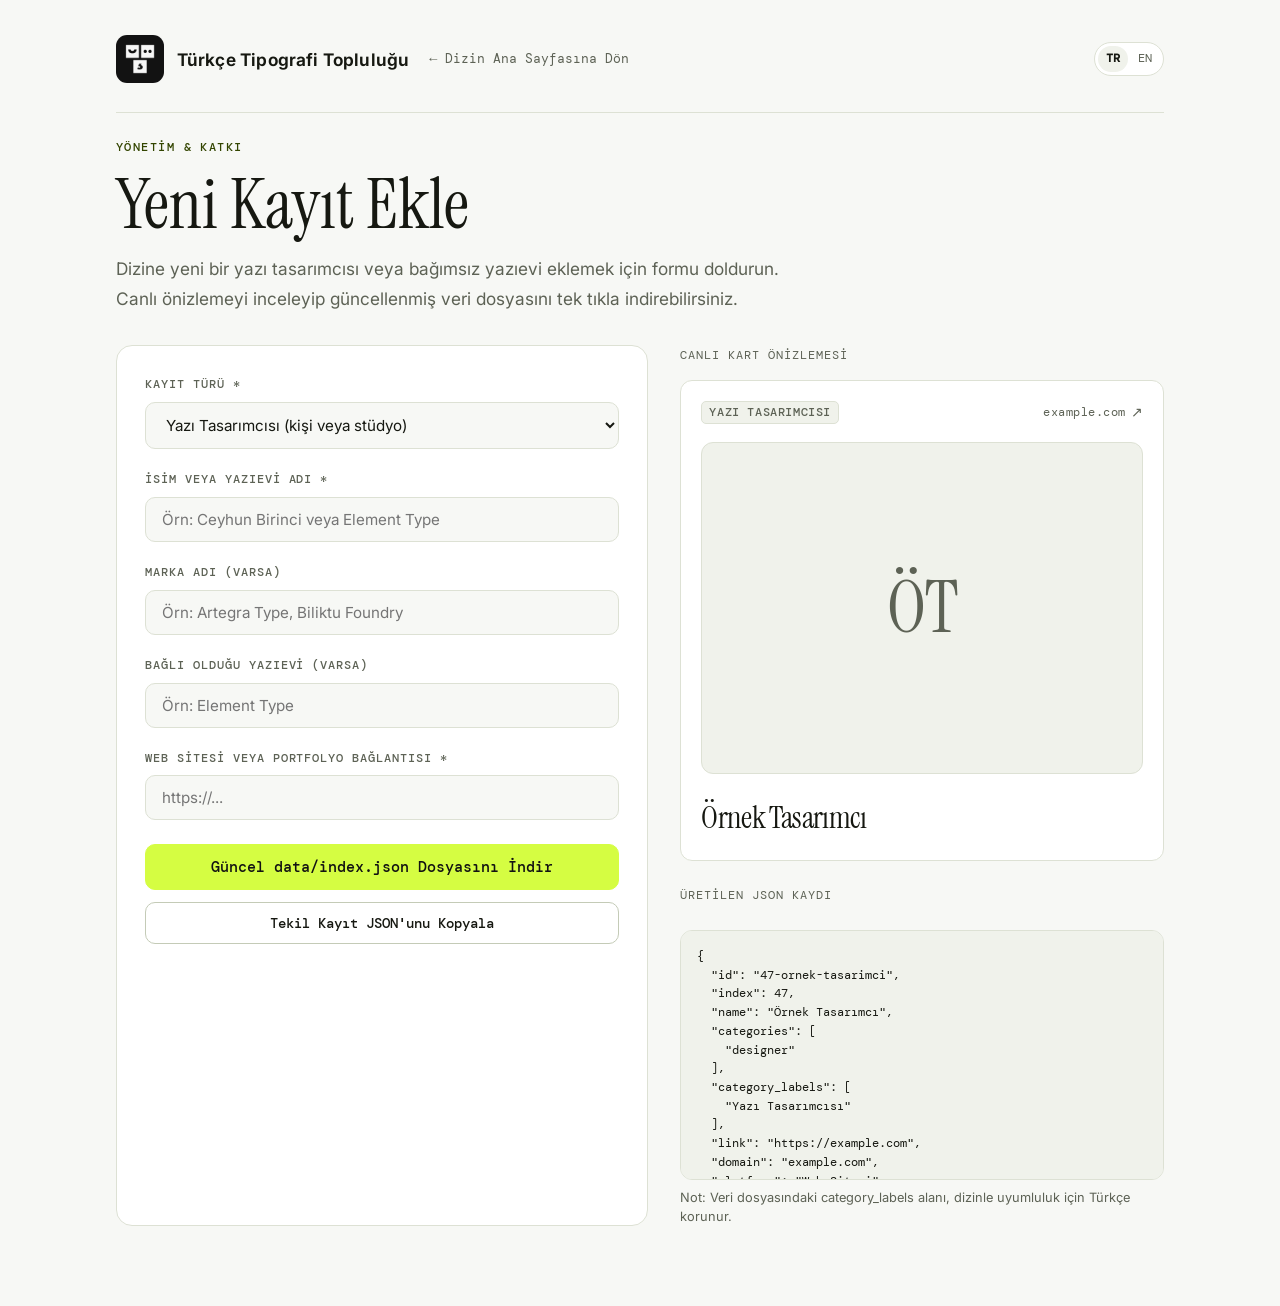
<file: ekle.html>
<!DOCTYPE html>
<html lang="tr">
<head>
  <meta charset="utf-8">
  <meta name="viewport" content="width=device-width, initial-scale=1">
  <meta name="robots" content="noindex">
  <meta name="description" content="Türkçe Tipografi Topluluğu yazı tasarımcıları ve yazıevleri dizinine yeni kayıt önerin.">
  <title>Yeni Kayıt Ekle — Yazı Tasarımcıları ve Yazıevleri</title>
  <link rel="icon" type="image/png" href="logo.png">
  <link rel="preconnect" href="https://fonts.googleapis.com">
  <link rel="preconnect" href="https://fonts.gstatic.com" crossorigin>
  <link rel="stylesheet" href="https://fonts.googleapis.com/css2?family=DM+Mono:ital,wght@0,300;0,400;0,500;1,400&family=Instrument+Serif:ital@0;1&family=Inter:wght@400;500;600;700&display=swap">
  <link rel="stylesheet" href="style.css">
  <script src="i18n.js?v=20261120"></script>

  <script>
    (() => {
      const savedTheme = localStorage.getItem('tipografi-index-theme') || localStorage.getItem('tipografi-archive-theme');
      const systemTheme = window.matchMedia('(prefers-color-scheme: dark)').matches ? 'dark' : 'light';
      document.documentElement.setAttribute('data-theme', savedTheme || systemTheme);
    })();
  </script>

  <style>
    .admin-grid {
      display: grid;
      grid-template-columns: 1.1fr 1fr;
      gap: 2rem;
      margin-top: 1.5rem;
    }
    .admin-form-card {
      border: 1px solid var(--line);
      border-radius: 16px;
      background: var(--surface);
      padding: 1.75rem;
    }
    .admin-form-group {
      margin-bottom: 1.25rem;
    }
    .admin-form-group label {
      display: block;
      font-family: "DM Mono", monospace;
      font-size: .76rem;
      color: var(--muted);
      text-transform: uppercase;
      letter-spacing: .08em;
      margin-bottom: .45rem;
      font-weight: 500;
    }
    .admin-input, .admin-textarea, .admin-select {
      width: 100%;
      border: 1px solid var(--line);
      border-radius: 10px;
      background: var(--paper);
      color: var(--ink);
      font-family: inherit;
      font-size: .95rem;
      padding: .75rem 1rem;
      outline: none;
      transition: border-color 140ms ease, box-shadow 140ms ease;
    }
    .admin-input:focus, .admin-textarea:focus, .admin-select:focus {
      border-color: var(--focus);
      box-shadow: 0 0 0 1px var(--focus);
    }
    .admin-input[aria-invalid="true"], .admin-select[aria-invalid="true"] {
      border-color: var(--danger);
      outline: 1px solid var(--danger);
    }
    .admin-textarea {
      resize: vertical;
      min-height: 80px;
    }
    .admin-btn-group {
      display: flex;
      flex-direction: column;
      gap: .75rem;
      margin-top: 1.5rem;
    }
    .admin-btn-primary {
      height: 46px;
      border: 1px solid var(--accent);
      border-radius: 10px;
      background: var(--accent);
      color: var(--on-accent);
      font-family: "DM Mono", monospace;
      font-size: .92rem;
      font-weight: 500;
      cursor: pointer;
      transition: background-color 120ms ease;
      display: inline-flex;
      align-items: center;
      justify-content: center;
      gap: .5rem;
    }
    .admin-btn-primary:hover:not(:disabled) {
      background: var(--accent-hover);
    }
    .admin-btn-primary:disabled {
      opacity: 0.45;
      cursor: not-allowed;
      background: var(--surface-subtle);
      border-color: var(--line);
      color: var(--muted);
    }
    .admin-btn-secondary {
      height: 42px;
      border: 1px solid var(--line-strong);
      border-radius: 10px;
      background: var(--surface);
      color: var(--ink);
      font-family: "DM Mono", monospace;
      font-size: .86rem;
      font-weight: 500;
      cursor: pointer;
      display: inline-flex;
      align-items: center;
      justify-content: center;
      gap: .5rem;
      transition: background-color 120ms ease, border-color 120ms ease;
    }
    .admin-btn-secondary:hover {
      background: var(--surface-subtle);
      border-color: var(--focus);
    }
    .preview-wrapper {
      position: sticky;
      top: 2rem;
    }
    .preview-header {
      font-family: "DM Mono", monospace;
      font-size: .78rem;
      color: var(--muted);
      letter-spacing: .08em;
      text-transform: uppercase;
      margin-bottom: .85rem;
    }
    .json-output-box {
      margin-top: 1.5rem;
      border: 1px solid var(--line);
      border-radius: 12px;
      background: var(--surface-subtle);
      padding: 1rem;
      font-family: "DM Mono", monospace;
      font-size: .78rem;
      line-height: 1.5;
      overflow-x: auto;
      max-height: 250px;
      white-space: pre;
    }
    .notification {
      padding: .75rem 1rem;
      border-radius: 10px;
      background: var(--info-bg);
      color: var(--info-ink);
      font-family: "DM Mono", monospace;
      font-size: .82rem;
      margin-top: 1rem;
      display: none;
    }
    .admin-error-tip {
      color: var(--danger);
      background: var(--danger-bg);
      border: 1px solid var(--danger-border);
      border-radius: 8px;
      padding: .65rem .85rem;
      font-family: "Inter", sans-serif;
      font-size: .84rem;
      line-height: 1.5;
      margin-top: .5rem;
      display: none;
    }
    .admin-schema-note {
      color: var(--muted);
      font-size: .8rem;
      line-height: 1.5;
      margin: .5rem 0 0;
    }
    @media (max-width: 820px) {
      .admin-grid {
        grid-template-columns: 1fr;
      }
      .preview-wrapper {
        position: static;
      }
    }
  </style>
</head>
<body>
  <div class="archive-container">
    <!-- Header -->
    <header class="archive-brand-header">
      <div class="brand-identity">
        <a href="./" class="brand-logo-link">
          <img class="brand-logo" src="logo.png" alt="Türkçe Tipografi Topluluğu logosu" data-i18n-alt="logo.alt" width="48" height="48">
        </a>
        <div>
          <div class="brand-name">Türkçe Tipografi Topluluğu</div>
        </div>
      </div>
      <nav class="brand-links">
        <a href="./" data-i18n="admin.back">← Dizin Ana Sayfasına Dön</a>
      </nav>
      <div class="header-controls">
        <div class="language-switcher" role="group" aria-label="Dil seçimi">
          <button type="button" class="language-btn" data-language-option="tr" aria-pressed="true" aria-label="Türkçe seç" title="Türkçe seç" data-i18n-aria-label="language.tr" data-i18n-title="language.tr">TR</button>
          <button type="button" class="language-btn" data-language-option="en" aria-pressed="false" aria-label="İngilizce seç" title="İngilizce seç" data-i18n-aria-label="language.en" data-i18n-title="language.en">EN</button>
        </div>
      </div>
    </header>

    <hr class="hero-rule">

    <main>
      <header class="hero-header">
        <span class="hero-eyebrow" data-i18n="admin.eyebrow">YÖNETİM &amp; KATKI</span>
        <h1 data-i18n="admin.title">Yeni Kayıt Ekle</h1>
        <p class="hero-copy" data-i18n="admin.intro">
          Dizine yeni bir yazı tasarımcısı veya bağımsız yazıevi eklemek için formu doldurun. Canlı önizlemeyi inceleyip güncellenmiş veri dosyasını tek tıkla indirebilirsiniz.
        </p>
      </header>

      <div class="admin-grid">
        <!-- Form -->
        <div class="admin-form-card">
          <form id="add-form" onsubmit="event.preventDefault();">
            <div class="admin-form-group">
              <label for="f-category" data-i18n="admin.category.label">Kayıt Türü *</label>
              <select id="f-category" class="admin-select">
                <option value="designer" selected data-i18n="admin.category.designer">Yazı Tasarımcısı (kişi veya stüdyo)</option>
                <option value="foundry" data-i18n="admin.category.foundry">Yazıevi (en az iki kişilik kurumsal yapı)</option>
              </select>
            </div>

            <div class="admin-form-group">
              <label for="f-name" data-i18n="admin.name.label">İsim veya Yazıevi Adı *</label>
              <input type="text" id="f-name" class="admin-input" placeholder="Örn: Ceyhun Birinci veya Element Type" data-i18n-placeholder="admin.name.placeholder" required>
              <div id="name-error" class="admin-error-tip" role="status" aria-live="polite"></div>
            </div>

            <!-- Yazı Tasarımcısı Özel Alanları -->
            <div id="designer-fields">
              <div class="admin-form-group">
                <label for="f-brand" data-i18n="admin.brand.label">Marka Adı (varsa)</label>
                <input type="text" id="f-brand" class="admin-input" placeholder="Örn: Artegra Type, Biliktu Foundry" data-i18n-placeholder="admin.brand.placeholder">
              </div>

              <div class="admin-form-group">
                <label for="f-affiliation" data-i18n="admin.affiliation.label">Bağlı Olduğu Yazıevi (varsa)</label>
                <input type="text" id="f-affiliation" class="admin-input" placeholder="Örn: Element Type" data-i18n-placeholder="admin.affiliation.placeholder">
              </div>
            </div>

            <!-- Yazıevi Özel Alanları -->
            <div id="foundry-fields" style="display: none;">
              <div class="admin-form-group">
                <label for="f-members" data-i18n="admin.members.label">Üyeler (virgülle ayırın, en az 2 kişi) *</label>
                <input type="text" id="f-members" class="admin-input" placeholder="Örn: İbrahim Kaçtıoğlu, Doğukan Karapınar" data-i18n-placeholder="admin.members.placeholder">
                <div id="members-error" class="admin-error-tip" role="status" aria-live="polite" data-i18n="admin.members.warning">
                  ⚠ Tek kişilik bir çalışma markası yazıevi sayılmaz. Tür olarak Yazı Tasarımcısı seçip markayı marka alanına yazın.
                </div>
              </div>
            </div>

            <div class="admin-form-group">
              <label for="f-link" data-i18n="admin.link.label">Web Sitesi veya Portfolyo Bağlantısı *</label>
              <input type="url" id="f-link" class="admin-input" placeholder="https://..." required>
              <div id="link-error" class="admin-error-tip" role="status" aria-live="polite"></div>
            </div>

            <div id="data-load-error" class="admin-error-tip" role="status" aria-live="polite" style="display: none; margin-bottom: 1rem;" data-i18n="admin.data.error">
              data/index.json yüklenemedi. Sayfayı yerel sunucuyla açın (ör. python3 -m http.server); aksi halde mevcut kayıtlar silinebilir.
            </div>

            <div class="admin-btn-group">
              <button type="button" id="btn-download-json" class="admin-btn-primary">
                <span data-i18n="admin.download">Güncel data/index.json Dosyasını İndir</span>
              </button>
              <button type="button" id="btn-copy-entry" class="admin-btn-secondary">
                <span data-i18n="admin.copy">Tekil Kayıt JSON'unu Kopyala</span>
              </button>
            </div>

            <div id="notif" class="notification" role="status" aria-live="polite"></div>
          </form>
        </div>

        <!-- Live Preview -->
        <div class="preview-wrapper">
          <div class="preview-header" data-i18n="admin.preview.card">Canlı Kart Önizlemesi</div>
          <div id="card-preview">
            <!-- Dynamic Preview Card -->
          </div>

          <div class="preview-header" style="margin-top: 1.5rem;" data-i18n="admin.preview.json">Üretilen JSON Kaydı</div>
          <div id="json-preview" class="json-output-box"></div>
          <p class="admin-schema-note" data-i18n="admin.preview.schemaNote">Not: Veri dosyasındaki category_labels alanı, dizinle uyumluluk için Türkçe korunur.</p>
        </div>
      </div>
    </main>
  </div>

  <script>
    let existingData = null;
    const t = (key, values) => window.TTTI18N.t(key, window.TTTI18N.getLanguage(), values);

    function escapeHtml(str) {
      if (str == null) return '';
      return String(str)
        .replace(/&/g, '&amp;')
        .replace(/</g, '&lt;')
        .replace(/>/g, '&gt;')
        .replace(/"/g, '&quot;')
        .replace(/'/g, '&#39;');
    }

    function isValidHttpUrl(string) {
      if (!string || typeof string !== 'string') return false;
      const s = string.trim();
      try {
        const url = new URL(s.startsWith('http://') || s.startsWith('https://') ? s : 'https://' + s);
        return url.protocol === 'http:' || url.protocol === 'https:';
      } catch (_) {
        return false;
      }
    }

    function normalizeUrlForCompare(url) {
      if (!url) return '';
      try {
        const s = url.trim();
        const u = new URL(s.startsWith('http://') || s.startsWith('https://') ? s : 'https://' + s);
        const host = u.hostname.replace(/^www\./, '').toLowerCase();
        const path = u.pathname.replace(/\/+$/, '').toLowerCase();
        return host + path;
      } catch (e) {
        return url.trim().toLowerCase();
      }
    }

    async function init() {
      try {
        const res = await fetch('./data/index.json');
        if (res.ok) {
          existingData = await res.json();
        } else {
          existingData = null;
        }
      } catch (e) {
        console.warn('data/index.json yerel yüklenemedi:', e);
        existingData = null;
      }

      const btnDownload = document.getElementById('btn-download-json');
      const loadErrorEl = document.getElementById('data-load-error');

      if (!existingData) {
        btnDownload.disabled = true;
        btnDownload.setAttribute('aria-disabled', 'true');
        btnDownload.title = t("admin.data.disabled");
        if (loadErrorEl) {
          loadErrorEl.textContent = t("admin.data.error");
          loadErrorEl.style.display = 'block';
        }
      } else {
        btnDownload.disabled = false;
        btnDownload.removeAttribute('aria-disabled');
        btnDownload.title = "";
        if (loadErrorEl) {
          loadErrorEl.style.display = 'none';
        }
      }

      handleTypeChange();
      updatePreview();
    }

    function handleTypeChange() {
      const type = document.getElementById('f-category').value;
      const designerFields = document.getElementById('designer-fields');
      const foundryFields = document.getElementById('foundry-fields');

      if (type === 'foundry') {
        designerFields.style.display = 'none';
        foundryFields.style.display = 'block';
      } else {
        designerFields.style.display = 'block';
        foundryFields.style.display = 'none';
      }
    }

    function getMonogram(name) {
      if (!name) return "TT";
      const parts = name.replace(/\(.*?\)/g, "").trim().split(/\s+/).filter(Boolean);
      if (parts.length >= 2) {
        return (parts[0][0] + parts[parts.length - 1][0]).toLocaleUpperCase("tr-TR");
      }
      return name.slice(0, 2).toLocaleUpperCase("tr-TR");
    }

    function detectPlatform(url) {
      if (!url) return t("platform.website");
      const u = url.toLowerCase();
      if (u.includes("myfonts.com")) return "MyFonts";
      if (u.includes("behance.net")) return "Behance";
      if (u.includes("creativemarket.com")) return "Creative Market";
      if (u.includes("fonts.google.com")) return "Google Fonts";
      if (u.includes("gmk.org.tr")) return "GMK Sergi";
      return t("platform.website");
    }

    function getDomain(url) {
      try {
        const u = new URL(url.startsWith('http') ? url : 'https://' + url);
        return u.hostname.replace(/^www\./, '');
      } catch (e) {
        return url || '';
      }
    }

    function slugify(text) {
      const trMap = { "ı": "i", "İ": "i", "ğ": "g", "Ğ": "g", "ü": "u", "Ü": "u", "ş": "s", "Ş": "s", "ö": "o", "Ö": "o", "ç": "c", "Ç": "c" };
      let t = text || "";
      for (const [k, v] of Object.entries(trMap)) t = t.replaceAll(k, v);
      return t.toLowerCase().trim().replace(/[^a-z0-9]+/g, "-").replace(/^-+|-+$/g, "");
    }

    function validateForm(showErrors = false) {
      const rawName = document.getElementById('f-name').value.trim();
      const rawLink = document.getElementById('f-link').value.trim();
      const catVal = document.getElementById('f-category').value;
      const isFoundry = (catVal === "foundry");

      const nameInput = document.getElementById('f-name');
      const nameErrorEl = document.getElementById('name-error');
      const linkInput = document.getElementById('f-link');
      const linkErrorEl = document.getElementById('link-error');
      const membersInput = document.getElementById('f-members');
      const membersErrorEl = document.getElementById('members-error');

      const errors = {};

      // 1. İsim doğrulaması
      if (!rawName) {
        errors.name = t("admin.validation.nameEmpty");
      } else if (existingData && Array.isArray(existingData.items)) {
        const dupName = existingData.items.find(it => (it.name || '').trim().toLocaleLowerCase('tr-TR') === rawName.toLocaleLowerCase('tr-TR'));
        if (dupName) {
          errors.name = t("admin.validation.nameDuplicate", { name: dupName.name, id: dupName.id });
        }
      }

      // 2. Yazıevi üyeleri doğrulaması
      if (isFoundry) {
        const rawMembers = document.getElementById('f-members').value;
        const membersList = rawMembers.split(',').map(m => m.trim()).filter(Boolean);
        if (membersList.length < 2) {
          errors.members = t("admin.validation.members");
        }
      }

      // 3. Bağlantı (URL) doğrulaması
      if (!rawLink) {
        errors.link = t("admin.validation.linkEmpty");
      } else if (!isValidHttpUrl(rawLink)) {
        errors.link = t("admin.validation.linkInvalid");
      } else if (existingData && Array.isArray(existingData.items)) {
        const normLink = normalizeUrlForCompare(rawLink);
        if (normLink) {
          const dupLink = existingData.items.find(it => normalizeUrlForCompare(it.link) === normLink);
          if (dupLink) {
            errors.link = t("admin.validation.linkDuplicate", { name: dupLink.name, id: dupLink.id });
          }
        }
      }

      if (showErrors) {
        if (errors.name) {
          nameErrorEl.textContent = "⚠ " + errors.name;
          nameErrorEl.style.display = 'block';
          nameInput.setAttribute('aria-invalid', 'true');
        } else {
          nameErrorEl.style.display = 'none';
          nameInput.removeAttribute('aria-invalid');
        }

        if (isFoundry) {
          if (errors.members) {
            membersErrorEl.textContent = "⚠ " + errors.members;
            membersErrorEl.style.display = 'block';
            membersInput.setAttribute('aria-invalid', 'true');
          } else {
            membersErrorEl.style.display = 'none';
            membersInput.removeAttribute('aria-invalid');
          }
        } else {
          membersErrorEl.style.display = 'none';
          membersInput.removeAttribute('aria-invalid');
        }

        if (errors.link) {
          linkErrorEl.textContent = "⚠ " + errors.link;
          linkErrorEl.style.display = 'block';
          linkInput.setAttribute('aria-invalid', 'true');
        } else {
          linkErrorEl.style.display = 'none';
          linkInput.removeAttribute('aria-invalid');
        }
      }

      return {
        valid: Object.keys(errors).length === 0,
        errors: errors
      };
    }

    function buildCurrentEntry(forPreview = false) {
      const rawName = document.getElementById('f-name').value.trim();
      const rawLink = document.getElementById('f-link').value.trim();
      const catVal = document.getElementById('f-category').value;
      const isFoundry = (catVal === "foundry");

      // Yer tutucular ("Örnek Tasarımcı", "https://example.com", "Kurucu 1/2") YALNIZCA önizlemede görünür!
      // İndirilen veya kopyalanan JSON'a asla yazılmaz.
      const name = forPreview ? (rawName || t("admin.preview.name")) : rawName;
      let link = "";
      if (forPreview) {
        link = rawLink ? (rawLink.startsWith('http') ? rawLink : 'https://' + rawLink) : "https://example.com";
      } else {
        link = rawLink.startsWith('http') ? rawLink : (rawLink ? 'https://' + rawLink : '');
      }

      let brand = null;
      let members = null;
      let affiliation = null;

      if (isFoundry) {
        const rawMembers = document.getElementById('f-members').value;
        const membersList = rawMembers.split(',').map(m => m.trim()).filter(Boolean);
        if (forPreview) {
          members = membersList.length >= 2 ? membersList : (membersList.length > 0 ? membersList : [t("admin.preview.member1"), t("admin.preview.member2")]);
        } else {
          members = membersList;
        }
      } else {
        const brandVal = document.getElementById('f-brand').value.trim();
        const affVal = document.getElementById('f-affiliation').value.trim();
        brand = brandVal || null;
        affiliation = affVal || null;
      }

      // Sabit 44 fallback'i kaldırıldı; mevcut kayıtların maksimum index'i temel alınır.
      const maxIndex = existingData && existingData.items && existingData.items.length > 0
        ? Math.max(...existingData.items.map(it => it.index || 0))
        : 0;
      const nextIndex = maxIndex + 1;
      const slug = slugify(name);

      return {
        id: `${String(nextIndex).padStart(2, '0')}-${slug}`,
        index: nextIndex,
        name: name,
        categories: isFoundry ? ["foundry"] : ["designer"],
        category_labels: isFoundry ? ["Yazıevi"] : ["Yazı Tasarımcısı"],
        link: link,
        domain: getDomain(link),
        platform: detectPlatform(link),
        image: null,
        dropmark_id: null,
        brand: brand,
        members: members,
        affiliation: affiliation
      };
    }

    function updatePreview() {
      const entry = buildCurrentEntry(true);
      const monogram = getMonogram(entry.name);

      const isFoundry = entry.categories && entry.categories.includes("foundry");
      const badgeHtml = isFoundry
        ? `<span class="badge badge-foundry">${t("badge.foundry")}</span>`
        : `<span class="badge badge-designer">${t("badge.designer")}</span>`;

      let identityLineHtml = '';
      if (isFoundry && Array.isArray(entry.members) && entry.members.length > 0) {
        const escapedMembers = entry.members.map(m => escapeHtml(m)).join(' · ');
        identityLineHtml = `
          <div class="identity-line">
            <span class="identity-label">${t("identity.team")}</span>
            <span class="identity-val">${escapedMembers}</span>
          </div>
        `;
      } else if (entry.brand) {
        identityLineHtml = `
          <div class="identity-line">
            <span class="identity-label">${t("identity.brand")}</span>
            <span class="identity-val">${escapeHtml(entry.brand)}</span>
          </div>
        `;
      } else if (entry.affiliation) {
        identityLineHtml = `
          <div class="identity-line">
            <span class="identity-label">${t("identity.foundry")}</span>
            <span class="identity-val">${escapeHtml(entry.affiliation)}</span>
          </div>
        `;
      }

      document.getElementById('card-preview').innerHTML = `
        <article class="vitrin-item" style="border: 1px solid var(--line); border-radius: 12px; padding: 1.25rem; background: var(--surface);">
          <div class="vitrin-meta">
            <div class="vitrin-badges">${badgeHtml}</div>
            <div class="vitrin-domain">
              <span>${escapeHtml(entry.domain)}</span>
              <span class="arrow-icon">↗</span>
            </div>
          </div>
          <div class="vitrin-media no-img" style="aspect-ratio: 4/3; margin: .5rem 0;">
            <span class="vitrin-fallback" style="display:flex;">${escapeHtml(monogram)}</span>
          </div>
          <h3 class="vitrin-title" style="margin: .5rem 0 .25rem;">
            <a class="vitrin-card-link" href="${escapeHtml(entry.link)}" target="_blank" rel="noopener noreferrer">${escapeHtml(entry.name)}</a>
          </h3>
          ${identityLineHtml}
        </article>
      `;

      document.getElementById('json-preview').textContent = JSON.stringify(entry, null, 2);
    }

    // Event listeners
    document.getElementById('f-category').addEventListener('change', () => {
      handleTypeChange();
      validateForm(false);
      updatePreview();
    });

    ['f-name', 'f-brand', 'f-affiliation', 'f-members', 'f-link'].forEach(id => {
      const el = document.getElementById(id);
      if (el) {
        el.addEventListener('input', () => {
          // Canlı yazarken aria-invalid veya hata kutusu varsa temizle/güncelle
          if (el.getAttribute('aria-invalid') === 'true') {
            validateForm(true);
          }
          updatePreview();
        });
        el.addEventListener('change', () => {
          updatePreview();
        });
      }
    });

    // Copy single JSON
    document.getElementById('btn-copy-entry').addEventListener('click', () => {
      const validation = validateForm(true);
      if (!validation.valid) {
        showNotif("admin.notification.fixErrors", true);
        return;
      }

      const entry = buildCurrentEntry(false);
      navigator.clipboard.writeText(JSON.stringify(entry, null, 2)).then(() => {
        showNotif("admin.notification.copied");
      }).catch(() => {
        showNotif("admin.notification.copyFailed", true);
      });
    });

    // Download updated data/index.json
    document.getElementById('btn-download-json').addEventListener('click', () => {
      if (!existingData) {
        showNotif("admin.data.error", true);
        return;
      }

      const validation = validateForm(true);
      if (!validation.valid) {
        showNotif("admin.notification.fixErrors", true);
        return;
      }

      const newEntry = buildCurrentEntry(false);
      let fullData = JSON.parse(JSON.stringify(existingData));

      fullData.items.push(newEntry);
      fullData.total_count = fullData.items.length;
      fullData.designers_count = fullData.items.filter(it => it.categories && it.categories.includes('designer')).length;
      fullData.foundries_count = fullData.items.filter(it => it.categories && it.categories.includes('foundry')).length;
      fullData.updated_at = new Date().toISOString().slice(0, 10);

      const blob = new Blob([JSON.stringify(fullData, null, 2)], { type: "application/json" });
      const a = document.createElement("a");
      a.href = URL.createObjectURL(blob);
      a.download = "index.json";
      document.body.appendChild(a);
      a.click();
      document.body.removeChild(a);

      showNotif("admin.notification.downloaded");
    });

    function showNotif(messageKey, isError = false) {
      const el = document.getElementById('notif');
      el.dataset.translationKey = messageKey;
      el.textContent = t(messageKey);
      if (isError) {
        el.style.background = 'var(--danger-bg)';
        el.style.color = 'var(--danger)';
        el.style.border = '1px solid var(--danger-border)';
      } else {
        el.style.background = 'var(--info-bg)';
        el.style.color = 'var(--info-ink)';
        el.style.border = 'none';
      }
      el.style.display = 'block';
      setTimeout(() => { el.style.display = 'none'; }, 8000);
    }

    window.addEventListener("ttti:languagechange", () => {
      const hasVisibleErrors = document.querySelector('[aria-invalid="true"]');
      if (hasVisibleErrors) validateForm(true);
      const loadErrorEl = document.getElementById('data-load-error');
      if (loadErrorEl && loadErrorEl.style.display === 'block') loadErrorEl.textContent = t("admin.data.error");
      const notif = document.getElementById('notif');
      if (notif && notif.style.display === 'block' && notif.dataset.translationKey) {
        notif.textContent = t(notif.dataset.translationKey);
      }
      updatePreview();
    });

    init();
  </script>
</body>
</html>
</file>
<file: style.css>
/* ==========================================================================
   1. Brand Layer: Tokens & Color Schemes (LOCKED)
   ========================================================================== */

:root {
  --scheme: light;
  --sticky-offset: 0px;
  --paper: #F7F8F5;
  --surface: #FFFFFF;
  --surface-subtle: #F0F2EB;
  --ink: #161811;
  --muted: #5D6255;
  --placeholder: #5D6255;
  --line: #DDE1D4;
  --line-strong: #C4CBB7;
  --accent: #D5FD42;
  --accent-hover: #C7EE35;
  --accent-soft: #EFF8CF;
  --accent-soft-ink: #334500;
  --link: #334500;
  --link-hover: #243400;
  --on-accent: #121212;
  --focus: #334500;
  --focus-ring: #334500;
  --info-bg: #EFF8CF;
  --info-ink: #161811;
  --success: #245C37;
  --success-bg: #EAF4E4;
  --success-border: #C5D8B8;
  --danger: #8A261E;
  --danger-bg: #FBEDEA;
  --danger-border: #E6C1BA;
  --disabled-bg: #ECEEE7;
  --disabled-ink: #5D6255;
}

:root[data-theme="dark"] {
  --scheme: dark;
  --paper: #121212;
  --surface: #1B1B1B;
  --surface-subtle: #252525;
  --ink: #F5F5F0;
  --muted: #A3A3A3;
  --placeholder: #A3A3A3;
  --line: #333333;
  --line-strong: #4A4A4A;
  --accent: #D5FD42;
  --accent-hover: #C7EE35;
  --accent-soft: #30391A;
  --accent-soft-ink: #D5FD42;
  --link: #D5FD42;
  --link-hover: #C7EE35;
  --on-accent: #121212;
  --focus: #D5FD42;
  --focus-ring: #D5FD42;
  --info-bg: #202619;
  --info-ink: #F5F5F0;
  --success: #B5E48A;
  --success-bg: #25331B;
  --success-border: #455C2A;
  --danger: #FFAAA3;
  --danger-bg: #3A211F;
  --danger-border: #70403C;
  --disabled-bg: #262626;
  --disabled-ink: #A3A3A3;
}

*, *::before, *::after {
  box-sizing: border-box;
}

html {
  color-scheme: var(--scheme);
  scroll-behavior: smooth;
}

body {
  margin: 0;
  padding: 0;
  background: var(--paper);
  color: var(--ink);
  font-family: "Inter", -apple-system, BlinkMacSystemFont, "Segoe UI", Roboto, sans-serif;
  line-height: 1.7;
  -webkit-font-smoothing: antialiased;
}

/* Base Container (default / ekle.html) */
.archive-container {
  max-width: 1120px;
  margin: 0 auto;
  padding: 2.2rem 2.25rem 5rem;
}

/* Expanded Container for Directory Site (1320px) */
body.page-dizin .archive-container {
  max-width: 1320px;
  padding: 2rem 2rem 5rem;
}

/* Typography Defaults */
h1, h2, h3, h4 {
  color: var(--ink);
  font-family: "Instrument Serif", Georgia, serif;
  font-weight: 400;
  letter-spacing: -0.02em;
  font-variant-ligatures: common-ligatures contextual;
  -webkit-font-variant-ligatures: common-ligatures contextual;
  font-feature-settings: "liga" 1, "dlig" 0;
  -webkit-font-feature-settings: "liga" 1, "dlig" 0;
}

p {
  margin: 0 0 1rem;
  color: var(--ink);
  line-height: 1.7;
}

a {
  color: var(--link);
  text-decoration: underline;
  text-underline-offset: 3px;
  transition: color 140ms ease;
}

a:hover {
  color: var(--link-hover);
}

a:focus-visible, button:focus-visible, input:focus-visible, select:focus-visible {
  outline: 2px solid var(--focus);
  outline-offset: 2px;
}

/* Accessible Skip Links */
.skip-links {
  position: absolute;
  top: 1rem;
  left: 1rem;
  z-index: 1000;
  display: flex;
  gap: .5rem;
  pointer-events: none;
}

.skip-link {
  position: absolute;
  top: -200px;
  left: 0;
  pointer-events: auto;
  padding: .6rem 1.2rem;
  background: var(--ink);
  color: var(--paper);
  font-family: "DM Mono", monospace;
  font-size: .88rem;
  font-weight: 500;
  text-decoration: none;
  border-radius: 8px;
  white-space: nowrap;
  box-shadow: 0 4px 12px rgba(0, 0, 0, .15);
}

.skip-link:focus,
.skip-link:focus-visible,
.skip-links:focus-within .skip-link {
  position: static;
}

.skip-link:focus,
.skip-link:focus-visible {
  outline: 2px solid var(--focus);
  outline-offset: 2px;
}

/* Screen-reader only utility */
.sr-only {
  position: absolute;
  width: 1px;
  height: 1px;
  padding: 0;
  margin: -1px;
  overflow: hidden;
  clip: rect(0, 0, 0, 0);
  white-space: nowrap;
  border: 0;
}

/* Search Highlights */
mark.search-hit {
  border-radius: 3px;
  background: var(--accent-soft);
  color: var(--accent-soft-ink);
  padding: 0 .12em;
}

/* Divider */
.hero-rule {
  border: 0;
  border-top: 1px solid var(--line);
  margin: 1.5rem 0;
}

/* ==========================================================================
   2. Shared Brand Header & Footer
   ========================================================================== */

.archive-brand-header {
  display: flex;
  align-items: center;
  justify-content: space-between;
  gap: 1.25rem;
  min-height: 48px;
  margin-bottom: .5rem;
}

.brand-identity {
  display: flex;
  align-items: center;
  gap: .8rem;
  min-width: 0;
}

.brand-logo-link {
  display: block;
  text-decoration: none;
}

.brand-logo {
  display: block;
  flex: 0 0 48px;
  width: 48px;
  height: 48px;
  border-radius: 11px;
  background: var(--surface-subtle);
  object-fit: cover;
  transition: opacity 140ms ease;
}

.brand-logo:hover {
  opacity: .88;
}

.brand-name {
  font-size: 1.08rem;
  font-weight: 650;
  letter-spacing: .01em;
  color: var(--ink);
}

.brand-links {
  display: flex;
  align-items: center;
  gap: .5rem;
  color: var(--muted);
  font-family: "DM Mono", monospace;
  font-size: .84rem;
  white-space: nowrap;
}

.brand-links a {
  text-decoration: none;
  color: var(--muted);
}

.brand-links a:hover {
  color: var(--link);
}

.header-controls {
  display: flex;
  align-items: center;
  gap: .3rem;
  margin-left: auto;
  flex: 0 0 auto;
}

.language-switcher {
  display: inline-flex;
  align-items: center;
  gap: 2px;
  height: 34px;
  padding: 3px;
  border: 1px solid var(--line);
  border-radius: 999px;
  background: var(--surface);
}

.language-btn {
  min-width: 30px;
  height: 26px;
  padding: 0 .35rem;
  border: 0;
  border-radius: 999px;
  background: transparent;
  color: var(--muted);
  font-family: "DM Mono", monospace;
  font-size: .72rem;
  line-height: 1;
  cursor: pointer;
}

.language-btn:hover {
  color: var(--ink);
}

.language-btn.active {
  background: var(--surface-subtle);
  color: var(--ink);
  font-weight: 600;
}

.theme-toggle-btn {
  display: grid;
  place-items: center;
  width: 40px;
  height: 40px;
  padding: 0;
  border: 0;
  border-radius: 50%;
  background: transparent;
  color: var(--link);
  cursor: pointer;
  transition: background-color 150ms ease;
}

.theme-toggle-btn:hover {
  background: var(--surface-subtle);
}

.theme-toggle-btn svg {
  width: 20px;
  height: 20px;
  stroke: currentColor;
}

/* Footer */
.archive-footer {
  font-family: "DM Mono", monospace;
  margin-top: 3rem;
  border-top: 1px solid var(--line);
  padding: 1.25rem 0 .2rem;
  color: var(--muted);
  font-size: .82rem;
  line-height: 1.55;
}

.footer-content {
  display: flex;
  flex-direction: column;
  gap: .5rem;
}

.footer-top-row {
  display: flex;
  align-items: center;
  justify-content: space-between;
  gap: 1rem 1.5rem;
}

.footer-name {
  color: var(--ink);
  font-weight: 500;
}

.footer-bottom-row {
  display: flex;
  align-items: baseline;
  justify-content: space-between;
  gap: 1rem 1.5rem;
  flex-wrap: wrap;
}

.footer-credit {
  color: var(--muted);
  font-size: .78rem;
  line-height: 1.5;
}

.footer-credit a {
  color: var(--muted);
  text-decoration: none;
}

.footer-credit a:hover {
  color: var(--link);
  text-decoration: underline;
}

.footer-actions {
  display: flex;
  align-items: baseline;
  justify-content: flex-end;
  gap: .5rem;
  font-size: .78rem;
  line-height: 1.5;
}

.footer-actions a {
  font-family: "DM Mono", monospace;
  color: var(--link);
  font-size: .78rem;
  font-weight: 400;
  text-decoration: none;
}

.footer-actions a:hover {
  text-decoration: underline;
}

.footer-actions span {
  color: var(--muted);
  font-size: .78rem;
}

.footer-social {
  display: flex;
  align-items: center;
  gap: .85rem;
}

.footer-social a {
  display: inline-flex;
  width: 1.2rem;
  height: 1.2rem;
  align-items: center;
  justify-content: center;
  color: var(--muted);
  border-radius: 4px;
  text-decoration: none;
  transition: color 120ms ease;
}

.footer-social a:hover {
  color: var(--link);
}

.footer-social svg {
  display: block;
  width: 100%;
  height: 100%;
}

.footer-social .icon-fill {
  fill: currentColor;
}

.footer-social .icon-stroke {
  fill: none;
  stroke: currentColor;
  stroke-linecap: round;
  stroke-linejoin: round;
  stroke-width: 2;
}

/* ==========================================================================
   3. Directory Product Layer: Compact Hero (Künye)
   ========================================================================== */

.dizin-hero {
  display: flex;
  flex-direction: column;
  margin: .4rem 0 2.75rem;
}

.dizin-hero-top {
  display: flex;
  align-items: flex-end;
  justify-content: space-between;
  gap: 2rem;
}

.dizin-hero-title-area {
  max-width: 820px;
}

.dizin-hero-action-area {
  flex-shrink: 0;
  display: flex;
  align-items: flex-end;
}

.hero-eyebrow {
  font-family: "DM Mono", monospace;
  color: var(--muted);
  font-size: .75rem;
  font-weight: 500;
  letter-spacing: .12em;
  text-transform: uppercase;
  display: block;
  margin-bottom: .5rem;
}

.dizin-h1 {
  font-size: clamp(2.2rem, 4.2vw, 3.6rem);
  line-height: 1.05;
  margin: 0;
  letter-spacing: normal;
}

.dizin-hero-bottom {
  display: flex;
  align-items: last baseline;
  justify-content: space-between;
  gap: 2rem;
  margin-top: .7rem;
}

.dizin-hero-copy {
  max-width: 60ch;
  margin: 0;
  color: var(--muted);
  font-size: 1.02rem;
  line-height: 1.65;
}

.hero-cta-btn {
  display: inline-flex;
  align-items: center;
  gap: .45rem;
  height: 44px;
  padding: 0 1.35rem;
  border: 1px solid var(--accent);
  border-radius: 12px;
  background: var(--accent);
  color: var(--on-accent);
  font-family: "DM Mono", monospace;
  font-size: .88rem;
  font-weight: 500;
  letter-spacing: .02em;
  text-decoration: none;
  cursor: pointer;
  white-space: nowrap;
  transition: background-color 140ms ease, border-color 140ms ease;
  user-select: none;
}

.hero-cta-btn:hover {
  background: var(--accent-hover);
  border-color: var(--accent-hover);
  color: var(--on-accent);
}

.hero-cta-btn .cta-arrow {
  font-size: .95rem;
  line-height: 1;
}

.suggest-dialog {
  width: min(640px, calc(100vw - 2rem));
  max-width: none;
  max-height: calc(100dvh - 2rem);
  padding: 0;
  overflow-y: auto;
  border: 1px solid var(--line-strong);
  border-radius: 18px;
  background: var(--paper);
  color: var(--ink);
  box-shadow: 0 24px 80px rgb(0 0 0 / 24%);
}

.suggest-dialog::backdrop {
  background: rgb(0 0 0 / 52%);
  backdrop-filter: blur(2px);
}

.suggest-dialog form {
  padding: 1.5rem;
}

.suggest-dialog-heading {
  display: flex;
  align-items: flex-start;
  justify-content: space-between;
  gap: 1rem;
}

.suggest-dialog-heading h2 {
  margin: 0;
  font-family: "Instrument Serif", Georgia, serif;
  font-size: 2rem;
  font-weight: 400;
  line-height: 1.1;
}

.suggest-dialog-heading p {
  margin: .55rem 0 0;
  color: var(--muted);
  font-size: .9rem;
  line-height: 1.55;
}

.suggest-dialog-close {
  display: grid;
  place-items: center;
  flex: 0 0 36px;
  width: 36px;
  height: 36px;
  border: 1px solid var(--line);
  border-radius: 50%;
  background: var(--surface);
  color: var(--ink);
  font-size: 1.35rem;
  line-height: 1;
  cursor: pointer;
}

.suggest-dialog-close:hover,
.suggest-cancel-btn:hover {
  background: var(--surface-subtle);
}

.suggest-form-grid {
  display: grid;
  grid-template-columns: repeat(2, minmax(0, 1fr));
  gap: .95rem;
  margin-top: 1.25rem;
}

.suggest-form-field {
  min-width: 0;
}

.suggest-form-span-2 {
  grid-column: 1 / -1;
}

.suggest-form-field label {
  display: block;
  margin-bottom: .4rem;
  color: var(--muted);
  font-family: "DM Mono", monospace;
  font-size: .7rem;
  font-weight: 500;
  letter-spacing: .06em;
  text-transform: uppercase;
}

.suggest-form-field input,
.suggest-form-field select,
.suggest-form-field textarea {
  display: block;
  width: 100%;
  min-height: 44px;
  padding: .65rem .8rem;
  border: 1px solid var(--line);
  border-radius: 10px;
  outline: none;
  background: var(--surface);
  color: var(--ink);
  font: inherit;
  font-size: .9rem;
}

.suggest-form-field textarea {
  min-height: 92px;
  resize: vertical;
}

.suggest-form-field input:focus,
.suggest-form-field select:focus,
.suggest-form-field textarea:focus {
  border-color: var(--focus);
  box-shadow: 0 0 0 1px var(--focus);
}

.suggest-form-field small {
  display: block;
  margin-top: .35rem;
  color: var(--muted);
  font-size: .78rem;
  line-height: 1.45;
}

.suggest-email-note {
  margin: 1rem 0 0;
  padding: .75rem .85rem;
  border: 1px solid var(--line);
  border-radius: 10px;
  background: var(--surface-subtle);
  color: var(--muted);
  font-size: .8rem;
  line-height: 1.5;
}

.suggest-dialog-actions {
  display: flex;
  justify-content: flex-end;
  gap: .65rem;
  margin-top: 1rem;
}

.suggest-cancel-btn,
.suggest-submit-btn {
  min-height: 42px;
  padding: 0 1rem;
  border-radius: 10px;
  font-family: "DM Mono", monospace;
  font-size: .82rem;
  cursor: pointer;
}

.suggest-cancel-btn {
  border: 1px solid var(--line);
  background: var(--surface);
  color: var(--ink);
}

.suggest-submit-btn {
  border: 1px solid var(--accent);
  background: var(--accent);
  color: var(--on-accent);
  font-weight: 600;
}

.suggest-submit-btn:hover {
  border-color: var(--accent-hover);
  background: var(--accent-hover);
}

.hero-updated-at {
  font-family: "DM Mono", monospace;
  font-size: .76rem;
  line-height: 1.65;
  color: var(--muted);
  letter-spacing: .03em;
  white-space: nowrap;
  flex-shrink: 0;
}

/* ==========================================================================
   4. Sticky Toolbar & Segmented Controls
   ========================================================================== */

.dizin-toolbar-wrapper {
  position: sticky;
  top: 0;
  z-index: 45;
  background: var(--paper);
  transition: border-color 140ms ease, box-shadow 140ms ease;
  margin: 0 0 1.25rem;
}

.dizin-toolbar-wrapper.is-stuck {
  border-bottom: 1px solid var(--line);
}

.dizin-toolbar {
  width: 100%;
}

.toolbar-inner {
  display: flex;
  align-items: center;
  gap: .75rem;
  padding: .85rem 0;
}

/* Wide Search */
.toolbar-search {
  position: relative;
  flex: 1 1 320px;
  min-width: 180px;
  display: flex;
  align-items: center;
  height: 46px;
  border: 1px solid var(--line);
  border-radius: 12px;
  background: var(--surface);
  transition: border-color 140ms ease, box-shadow 140ms ease;
}

.toolbar-search:focus-within {
  border-color: var(--focus);
  box-shadow: 0 0 0 1px var(--focus);
}

.toolbar-search .search-icon {
  position: absolute;
  left: 14px;
  pointer-events: none;
  color: var(--muted);
}

.toolbar-search-input {
  width: 100%;
  height: 100%;
  border: 0;
  border-radius: 12px;
  background: transparent;
  color: var(--ink);
  font-family: inherit;
  font-size: .94rem;
  padding: 0 2.2rem 0 2.5rem;
  outline: none;
  scroll-margin-top: 16px;
}

.toolbar-search-input::placeholder {
  color: var(--placeholder);
  opacity: 1;
}

.toolbar-search-clear {
  position: absolute;
  right: 8px;
  display: none;
  align-items: center;
  justify-content: center;
  width: 26px;
  height: 26px;
  border: 0;
  border-radius: 50%;
  background: var(--surface-subtle);
  color: var(--muted);
  font-size: 1.1rem;
  cursor: pointer;
  line-height: 1;
}

.toolbar-search-clear:hover {
  color: var(--ink);
}

/* Segmented Category Control */
.segmented-control {
  display: inline-flex;
  align-items: center;
  padding: 3px;
  border: 1px solid var(--line);
  border-radius: 12px;
  background: var(--surface);
  gap: 2px;
  flex-shrink: 0;
}

.segment-btn {
  height: 38px;
  padding: 0 .9rem;
  border: 0;
  border-radius: 9px;
  background: transparent;
  color: var(--muted);
  font-family: "DM Mono", monospace;
  font-size: .82rem;
  cursor: pointer;
  display: inline-flex;
  align-items: center;
  gap: .4rem;
  transition: background-color 140ms ease, color 140ms ease;
  user-select: none;
  white-space: nowrap;
}

.segment-btn:hover {
  color: var(--ink);
  background: var(--surface-subtle);
}

/* Active Segment uses --ink background and --paper text (NOT LIME) */
.segment-btn.active {
  background: var(--ink);
  color: var(--paper);
  font-weight: 500;
}

.seg-count {
  font-size: .75rem;
}

.seg-label-full {
  display: inline;
}

.seg-label-short {
  display: none;
}

/* Sort Dropdown */
.toolbar-sort {
  position: relative;
  height: 46px;
  border: 1px solid var(--line);
  border-radius: 12px;
  background: var(--surface);
  display: inline-flex;
  align-items: center;
  flex-shrink: 0;
  transition: border-color 140ms ease, box-shadow 140ms ease;
}

.toolbar-sort:focus-within {
  border-color: var(--focus);
  box-shadow: 0 0 0 1px var(--focus);
}

.toolbar-sort-select {
  height: 100%;
  border: 0;
  border-radius: 12px;
  background: transparent;
  color: var(--ink);
  font-family: "DM Mono", monospace;
  font-size: .82rem;
  padding: 0 2rem 0 .95rem;
  appearance: none;
  -webkit-appearance: none;
  outline: none;
  cursor: pointer;
}

.sort-chevron {
  position: absolute;
  right: 10px;
  top: 50%;
  transform: translateY(-50%);
  pointer-events: none;
  color: var(--muted);
  display: flex;
  align-items: center;
}

/* View Switcher */
.toolbar-view {
  display: inline-flex;
  align-items: center;
  border: 1px solid var(--line);
  border-radius: 12px;
  background: var(--surface);
  padding: 3px;
  gap: 2px;
  flex-shrink: 0;
  height: 46px;
}

.view-btn {
  height: 38px;
  padding: 0 .75rem;
  border: 0;
  border-radius: 9px;
  background: transparent;
  color: var(--muted);
  font-family: "DM Mono", monospace;
  font-size: .8rem;
  cursor: pointer;
  display: inline-flex;
  align-items: center;
  gap: .35rem;
  transition: background-color 140ms ease, color 140ms ease;
  user-select: none;
}

.view-btn svg {
  stroke: currentColor;
}

.view-btn:hover {
  color: var(--ink);
}

.view-btn.active {
  background: var(--surface-subtle);
  color: var(--ink);
  font-weight: 500;
}

/* Mobile Letter Strip (Hidden on Desktop) */
.mobile-letter-strip {
  display: none;
  overflow-x: auto;
  -webkit-overflow-scrolling: touch;
  white-space: nowrap;
  gap: .3rem;
  padding: .4rem 0 .2rem;
  border-top: 1px solid var(--line);
}

.mobile-letter-strip::-webkit-scrollbar {
  display: none;
}

.strip-letter-btn {
  min-width: 40px;
  height: 40px;
  padding: 0 .4rem;
  border-radius: 6px;
  border: 1px solid var(--line);
  background: var(--surface);
  color: var(--muted);
  font-family: "DM Mono", monospace;
  font-size: .75rem;
  cursor: pointer;
  display: inline-flex;
  align-items: center;
  justify-content: center;
  transition: background-color 140ms ease, color 140ms ease;
}

.strip-letter-btn:hover {
  background: var(--surface-subtle);
  color: var(--ink);
}

.strip-letter-btn.active {
  background: var(--accent);
  color: var(--on-accent);
  border-color: var(--accent);
  font-weight: 700;
}

/* Sub-Bar: Result Summary & Overlap Notice */
.toolbar-sub-bar {
  display: flex;
  align-items: center;
  justify-content: space-between;
  gap: 1rem;
  margin-top: .85rem;
  padding: .95rem 0 1.1rem;
  font-family: "DM Mono", monospace;
  font-size: .82rem;
  color: var(--muted);
  border-bottom: 1px solid var(--line);
  flex-wrap: wrap;
}

.result-summary strong {
  color: var(--ink);
  font-weight: 600;
}

/* ==========================================================================
   5. Directory Layout: Sticky Rail + Main Area
   ========================================================================== */

.dizin-body-wrapper {
  display: flex;
  align-items: flex-start;
  gap: 2.25rem;
  position: relative;
  margin-top: 1.5rem;
}

/* Sticky Letter Rail (>= 1100px) */
.letter-index-rail {
  flex: 0 0 36px;
  width: 36px;
  position: sticky;
  top: calc(var(--sticky-offset, 0px) + 16px);
  display: flex;
  flex-direction: column;
  align-items: center;
  gap: .25rem;
  z-index: 30;
  padding: .2rem 0;
  max-height: calc(100vh - var(--sticky-offset, 0px) - 32px);
  overflow-y: auto;
  scrollbar-width: none;
}

.letter-index-rail::-webkit-scrollbar {
  display: none;
}

.rail-letter-btn {
  width: 32px;
  height: 32px;
  border-radius: 50%;
  border: 0;
  background: transparent;
  color: var(--muted);
  font-family: "DM Mono", monospace;
  font-size: .78rem;
  font-weight: 500;
  cursor: pointer;
  display: flex;
  align-items: center;
  justify-content: center;
  transition: background-color 140ms ease, color 140ms ease;
  user-select: none;
}

.rail-letter-btn:hover {
  background: var(--surface-subtle);
  color: var(--ink);
}

/* Active letter gets lime circle */
.rail-letter-btn.active {
  background: var(--accent);
  color: var(--on-accent);
  font-weight: 700;
}

/* Main Directory Listing Area */
.dizin-main-area {
  flex: 1 1 auto;
  min-width: 0;
}

/* ==========================================================================
   6. Showcase View (Vitrin / Grid View)
   ========================================================================== */

.directory-container {
  scroll-margin-top: calc(var(--sticky-offset, 0px) + 16px);
  outline: none;
}

.directory-container.view-grid {
  display: grid;
  grid-template-columns: repeat(3, minmax(0, 1fr));
  gap: 2.5rem 1.65rem;
}

/* Letter Group Structure for Accessibility */
.letter-group {
  display: contents;
}

.letter-group-list {
  display: contents;
  list-style: none;
  margin: 0;
  padding: 0;
}

/* Vitrin Item (Individual Showcase Unit on Paper) */
.vitrin-item {
  position: relative;
  display: flex;
  flex-direction: column;
  gap: .65rem;
  scroll-margin-top: calc(var(--sticky-offset, 0px) + 16px);
}

.vitrin-media {
  position: relative;
  aspect-ratio: 4 / 3;
  width: 100%;
  border: 1px solid var(--line);
  border-radius: 12px;
  background: var(--surface-subtle);
  overflow: hidden;
  transition: border-color 140ms ease;
}

.vitrin-media img {
  width: 100%;
  height: 100%;
  object-fit: cover;
  object-position: top;
  display: block;
  transition: transform 180ms ease;
}

.vitrin-item:hover .vitrin-media img {
  transform: scale(1.03);
}

.vitrin-item:hover .vitrin-media {
  border-color: var(--line-strong);
}

/* Fallback Monogram */
.vitrin-fallback {
  position: absolute;
  inset: 0;
  display: none;
  align-items: center;
  justify-content: center;
  font-family: "Instrument Serif", Georgia, serif;
  font-size: 4.5rem;
  color: var(--muted);
  user-select: none;
}

.vitrin-media.no-img img {
  display: none;
}

.vitrin-media.no-img .vitrin-fallback {
  display: flex;
}

/* Accessible focus ring on the image frame */
.vitrin-card-link:focus-visible ~ .vitrin-media,
.vitrin-item:has(.vitrin-card-link:focus-visible) .vitrin-media {
  outline: 2px solid var(--focus);
  outline-offset: 2px;
}

/* Vitrin Metadata Row */
.vitrin-meta {
  display: flex;
  align-items: center;
  justify-content: space-between;
  gap: .5rem;
  font-family: "DM Mono", monospace;
  font-size: .75rem;
  letter-spacing: .04em;
}

.vitrin-badges {
  display: flex;
  align-items: center;
  gap: .35rem;
  flex-wrap: wrap;
}

.badge {
  display: inline-block;
  font-family: "DM Mono", monospace;
  font-size: .75rem;
  font-weight: 500;
  letter-spacing: .05em;
  text-transform: uppercase;
  padding: .18rem .45rem;
  border-radius: 5px;
  line-height: 1.25;
}

.badge-designer {
  background: var(--surface-subtle);
  color: var(--muted);
  border: 1px solid var(--line);
}

.badge-foundry {
  background: var(--accent-soft);
  color: var(--accent-soft-ink);
  border: 1px solid transparent;
}

/* Title & Card-covering Link */
.vitrin-title {
  font-family: "Instrument Serif", Georgia, serif;
  font-size: 1.95rem;
  line-height: 1.15;
  margin: .1rem 0 0;
  font-weight: 400;
  color: var(--ink);
}

.vitrin-card-link {
  color: inherit;
  text-decoration: none;
}

/* Entire cell becomes clickable link */
.vitrin-card-link::after {
  content: "";
  position: absolute;
  inset: 0;
  z-index: 1;
}

.vitrin-item:hover .vitrin-title {
  color: var(--link);
  text-decoration: underline;
  text-underline-offset: 3px;
}

/* Identity Line (Ekip / Marka / Yazıevi) */
.identity-line {
  display: flex;
  align-items: baseline;
  gap: .45rem;
  line-height: 1.4;
  margin-top: -.25rem;
  flex-wrap: wrap;
}

.identity-label {
  font-family: "DM Mono", monospace;
  font-size: 0.75rem;
  text-transform: uppercase;
  letter-spacing: .08em;
  color: var(--muted);
  flex-shrink: 0;
}

.identity-val {
  font-family: "Inter", -apple-system, BlinkMacSystemFont, "Segoe UI", Roboto, sans-serif;
  font-size: 0.9rem;
  color: var(--ink);
  min-width: 0;
  overflow-wrap: anywhere;
}

.list-row-line2 .identity-line {
  margin-top: 0;
  display: inline-flex;
}

.vitrin-domain {
  font-family: "DM Mono", monospace;
  font-size: .75rem;
  color: var(--muted);
  display: flex;
  align-items: center;
  gap: .3rem;
  white-space: nowrap;
}

.vitrin-domain .arrow-icon {
  font-size: .85rem;
  line-height: 1;
  transition: transform 140ms ease;
}

.vitrin-item:hover .vitrin-domain .arrow-icon {
  transform: translate(2px, -2px);
  color: var(--link);
}

/* ==========================================================================
   7. List View (Dense Editorial Index Rows)
   ========================================================================== */

.directory-container.view-list {
  display: flex;
  flex-direction: column;
  gap: 0;
}

/* Dizin List Row */
.dizin-list-row {
  position: relative;
  border-bottom: 1px solid var(--line);
  transition: background-color 140ms ease;
  scroll-margin-top: calc(var(--sticky-offset, 0px) + 16px);
  min-width: 0;
}

.list-row-link {
  display: flex;
  align-items: center;
  gap: 1.25rem;
  padding: .8rem .75rem;
  color: inherit;
  text-decoration: none;
  min-height: 64px;
  border-radius: 8px;
  min-width: 0;
}

.dizin-list-row:hover {
  background: var(--surface-subtle);
}

.dizin-list-row:hover .list-row-title {
  color: var(--link);
  text-decoration: underline;
  text-underline-offset: 3px;
}

.dizin-list-row:has(.list-row-link:focus-visible) {
  outline: 2px solid var(--focus);
  outline-offset: 2px;
}

.list-row-media {
  flex: 0 0 56px;
  width: 56px;
  height: 42px;
  aspect-ratio: 4 / 3;
  border: 1px solid var(--line);
  border-radius: 6px;
  overflow: hidden;
  background: var(--surface-subtle);
  position: relative;
}

.list-row-media img {
  width: 100%;
  height: 100%;
  object-fit: cover;
  object-position: top;
  display: block;
}

.list-row-media.no-img img {
  display: none;
}

.list-row-media .media-fallback {
  position: absolute;
  inset: 0;
  display: none;
  align-items: center;
  justify-content: center;
  font-family: "Instrument Serif", Georgia, serif;
  font-size: 1.3rem;
  color: var(--muted);
}

.list-row-media.no-img .media-fallback {
  display: flex;
}

.list-row-content {
  flex: 1 1 auto;
  display: flex;
  align-items: center;
  justify-content: space-between;
  gap: 1.25rem;
  min-width: 0;
}

.list-row-line1 {
  display: flex;
  align-items: center;
  gap: 1rem;
  flex: 1 1 auto;
  min-width: 0;
}

.list-row-title {
  font-family: "Instrument Serif", Georgia, serif;
  font-size: 1.85rem;
  line-height: 1.15;
  color: var(--ink);
  font-weight: 400;
  min-width: 0;
  overflow-wrap: anywhere;
}

.list-row-badges {
  flex: 0 0 auto;
  display: flex;
  align-items: center;
  gap: .35rem;
}

.list-row-line2 {
  display: flex;
  align-items: center;
  gap: 1.25rem;
  flex: 0 0 auto;
}

.list-row-sub {
  font-size: .84rem;
  color: var(--muted);
  white-space: nowrap;
  overflow: hidden;
  text-overflow: ellipsis;
  max-width: 180px;
}

.list-row-platform {
  flex: 0 0 auto;
  font-family: "DM Mono", monospace;
  font-size: .76rem;
  color: var(--muted);
  text-align: right;
  text-transform: uppercase;
}

.list-row-domain {
  flex: 0 0 auto;
  font-family: "DM Mono", monospace;
  font-size: .78rem;
  color: var(--link);
  text-align: right;
  display: flex;
  align-items: center;
  justify-content: flex-end;
  gap: .3rem;
}

.list-row-domain .arrow-icon {
  font-size: .85rem;
}

/* ==========================================================================
   8. Status & Empty State
   ========================================================================== */

.app-status {
  border: 1px solid var(--line);
  border-radius: 12px;
  background: var(--surface);
  color: var(--ink);
  padding: 3rem 1.5rem;
  text-align: center;
  margin: 1.5rem 0;
}

.empty-title {
  font-family: "Instrument Serif", Georgia, serif;
  font-size: 2.2rem;
  margin: 0 0 .5rem;
  color: var(--ink);
}

.empty-desc {
  color: var(--muted);
  font-size: .98rem;
  max-width: 480px;
  margin: 0 auto 1.5rem;
  line-height: 1.6;
}

.reset-filter-btn {
  display: inline-flex;
  align-items: center;
  justify-content: center;
  height: 42px;
  padding: 0 1.4rem;
  border: 1px solid var(--accent);
  border-radius: 10px;
  background: var(--accent);
  color: var(--on-accent);
  font-family: "DM Mono", monospace;
  font-size: .88rem;
  font-weight: 500;
  cursor: pointer;
  transition: background-color 140ms ease, border-color 140ms ease;
}

.reset-filter-btn:hover {
  background: var(--accent-hover);
  border-color: var(--accent-hover);
}

/* ==========================================================================
   9. ekle.html Compatibility Styles (Scoped so preview still works)
   ========================================================================== */

.index-card {
  border: 1px solid var(--line);
  border-radius: 16px;
  background: var(--surface);
  padding: 1.45rem;
  display: flex;
  flex-direction: column;
  justify-content: space-between;
}

.card-top {
  display: flex;
  align-items: flex-start;
  justify-content: space-between;
  gap: .75rem;
  margin-bottom: 1rem;
}

.card-badges {
  display: flex;
  align-items: center;
  flex-wrap: wrap;
  gap: .4rem;
}

.badge-platform {
  font-family: "DM Mono", monospace;
  font-size: .75rem;
  color: var(--muted);
  text-transform: uppercase;
}

.card-middle {
  display: flex;
  align-items: flex-start;
  justify-content: space-between;
  gap: 1.2rem;
  margin-bottom: 1.1rem;
}

.card-info {
  flex: 1 1 auto;
  min-width: 0;
}

.entry-title {
  margin: 0 0 .3rem;
  color: var(--ink);
  font-size: 1.65rem;
  line-height: 1.2;
}

.entry-description {
  font-size: .88rem;
  line-height: 1.65;
  color: var(--muted);
  margin: .4rem 0 0;
}

.card-media {
  flex: 0 0 100px;
  width: 100px;
  height: 100px;
  border-radius: 10px;
  border: 1px solid var(--line);
  background: var(--surface-subtle);
  overflow: hidden;
  display: flex;
  align-items: center;
  justify-content: center;
}

.card-media .media-fallback {
  font-family: "Instrument Serif", Georgia, serif;
  font-size: 1.9rem;
  color: var(--muted);
}

.card-bottom {
  border-top: 1px solid var(--line);
  padding-top: .85rem;
  display: flex;
  align-items: center;
  justify-content: space-between;
  font-family: "DM Mono", monospace;
  font-size: .82rem;
}

.entry-link-btn {
  color: var(--link);
  text-decoration: none;
  font-weight: 500;
}

.entry-domain {
  color: var(--muted);
  font-size: .78rem;
}

/* ==========================================================================
   10. Responsive Media Queries
   ========================================================================== */

/* 1100px: Toolbar stacks & becomes static, mobile strip is sticky at top, 2 cols */
@media (max-width: 1100px) {
  #dizin-toolbar-section.dizin-toolbar-wrapper {
    position: static;
    border-bottom: 0;
    margin-bottom: 0;
  }

  .toolbar-inner {
    flex-wrap: wrap;
    gap: .75rem;
  }

  .toolbar-search {
    flex: 1 1 100%;
    order: 1;
  }

  .segmented-control {
    order: 2;
    flex: 1 1 auto;
  }

  .toolbar-sort {
    order: 3;
  }

  .toolbar-view {
    order: 4;
  }

  .letter-index-rail {
    display: none !important;
  }

  .mobile-letter-strip {
    display: flex;
    position: sticky;
    top: 0;
    z-index: 40;
    background: var(--paper);
    border-bottom: 1px solid var(--line);
    border-top: 0;
    padding: .45rem 0;
    max-height: 56px;
    height: auto;
    margin-bottom: 1rem;
    align-items: center;
  }

  .dizin-body-wrapper {
    gap: 0;
  }

  .directory-container.view-grid {
    grid-template-columns: repeat(2, minmax(0, 1fr));
    gap: 2rem 1.25rem;
  }
}

/* 900px: 2-line list view */
@media (max-width: 900px) {
  .list-row-link {
    align-items: flex-start;
    gap: .75rem;
    padding: .65rem .5rem;
    min-height: auto;
  }

  .list-row-media {
    margin-top: 3px;
  }

  .list-row-content {
    flex-direction: column;
    align-items: stretch;
    gap: .25rem;
    min-width: 0;
    overflow-wrap: anywhere;
  }

  .list-row-line1 {
    display: flex;
    align-items: baseline;
    justify-content: space-between;
    gap: .5rem;
    flex-wrap: wrap;
    min-width: 0;
    overflow-wrap: anywhere;
  }

  .list-row-line1 .list-row-title {
    flex: 0 1 auto;
    min-width: 0;
    overflow-wrap: anywhere;
    word-break: break-word;
  }

  .list-row-line1 .list-row-badges {
    flex-shrink: 0;
    flex-wrap: wrap;
  }

  .list-row-line2 {
    display: flex;
    align-items: center;
    gap: .65rem;
    flex-wrap: wrap;
    font-size: .78rem;
    min-width: 0;
    overflow-wrap: anywhere;
  }

  .list-row-sub {
    max-width: none;
    white-space: normal;
  }
}

/* 760px: Tablet & Mobile Headings & Padding */
@media (max-width: 760px) {
  body.page-dizin .archive-container {
    padding: 1.25rem 1rem 3.5rem;
  }

  .archive-brand-header {
    flex-direction: column;
    align-items: flex-start;
    gap: .65rem;
    position: relative;
  }

  .header-controls {
    position: absolute;
    top: 4px;
    right: 0;
  }

  .dizin-hero {
    margin-bottom: 2.25rem;
  }

  .dizin-hero-top {
    flex-direction: column;
    align-items: flex-start;
    gap: 1rem;
  }

  .dizin-hero-action-area {
    width: 100%;
  }

  .dizin-hero-bottom {
    flex-direction: column;
    align-items: flex-start;
    gap: .5rem;
  }

  .hero-cta-btn {
    width: 100%;
    justify-content: center;
  }

  .suggest-dialog form {
    padding: 1.15rem;
  }

  .suggest-form-grid {
    grid-template-columns: 1fr;
  }

  .suggest-form-span-2 {
    grid-column: auto;
  }

  .suggest-dialog-heading h2 {
    font-size: 1.75rem;
  }

  .footer-content {
    gap: .75rem;
  }

  .footer-top-row {
    flex-direction: column;
    align-items: flex-start;
    gap: .5rem;
  }

  .footer-bottom-row {
    flex-direction: column;
    align-items: flex-start;
    gap: .5rem;
  }

  .footer-actions {
    justify-content: flex-start;
  }
}

/* 640px: 1 Column Grid & Full-width Mobile Toolbar Controls */
@media (max-width: 640px) {
  .directory-container.view-grid {
    grid-template-columns: 1fr;
    row-gap: 1.5rem;
  }

  .toolbar-view {
    flex: 1 1 auto;
    min-width: 0;
  }

  .toolbar-view .view-btn {
    flex: 1 1 0;
    min-width: 0;
    justify-content: center;
  }

  .list-row-title {
    font-size: 1.45rem;
  }
}

/* 480px: Tight Hero & Clean Segment Labels */
@media (max-width: 480px) {
  .dizin-hero {
    padding: .7rem 0;
    margin-bottom: 2rem;
  }

  .dizin-h1 {
    font-size: 1.9rem;
  }

  .dizin-hero-copy {
    font-size: .95rem;
    line-height: 1.5;
  }

  .toolbar-inner {
    gap: .5rem;
    padding: .5rem 0;
  }

  .dizin-body-wrapper {
    margin-top: .75rem;
  }

  .seg-prefix {
    display: none;
  }
}

/* 440px Mobile Viewport: Compact full-width segments without horizontal scroll */
@media (max-width: 440px) {
  #dizin-toolbar-section.dizin-toolbar-wrapper {
    position: static;
  }

  .toolbar-inner {
    padding: .5rem 0;
  }

  .segmented-control {
    display: flex;
    width: 100%;
    overflow-x: visible;
  }

  .segment-btn {
    flex: 1 1 0;
    min-width: 0;
    padding: 0 .4rem;
    justify-content: center;
    font-size: .8rem;
  }

  .seg-label-full {
    display: none;
  }

  .seg-label-short {
    display: inline;
  }

  .seg-count {
    display: none;
  }

  .toolbar-sort-select {
    font-size: .78rem;
  }

  .view-btn {
    padding: 0 .6rem;
  }
}

@media (prefers-reduced-motion: reduce) {
  *, *::before, *::after {
    scroll-behavior: auto !important;
    transition: none !important;
  }
}

/* ekle.html uyumluluğu: eski sayfa kuralları */
body:not(.page-dizin) h1 {
  font-size: clamp(2.6rem, 5.5vw, 4.8rem);
  line-height: 1.04;
  margin: .3rem 0 .8rem;
  letter-spacing: normal;
}
body:not(.page-dizin) .hero-header { margin-bottom: 2rem; }
body:not(.page-dizin) .hero-eyebrow { color: var(--link); margin-bottom: .65rem; }
body:not(.page-dizin) .hero-copy {
  max-width: 690px;
  margin: 0;
  color: var(--muted);
  font-size: 1.08rem;
  line-height: 1.72;
}
body:not(.page-dizin) .hero-rule { margin: 1.8rem 0 1.5rem; }
@media (max-width: 760px) {
  body:not(.page-dizin) .archive-container { padding: 1.15rem 1rem 3rem; }
  body:not(.page-dizin) h1 { font-size: clamp(2.35rem, 10vw, 3.4rem); }
  body:not(.page-dizin) .hero-copy { font-size: 1rem; }
}
</file>
